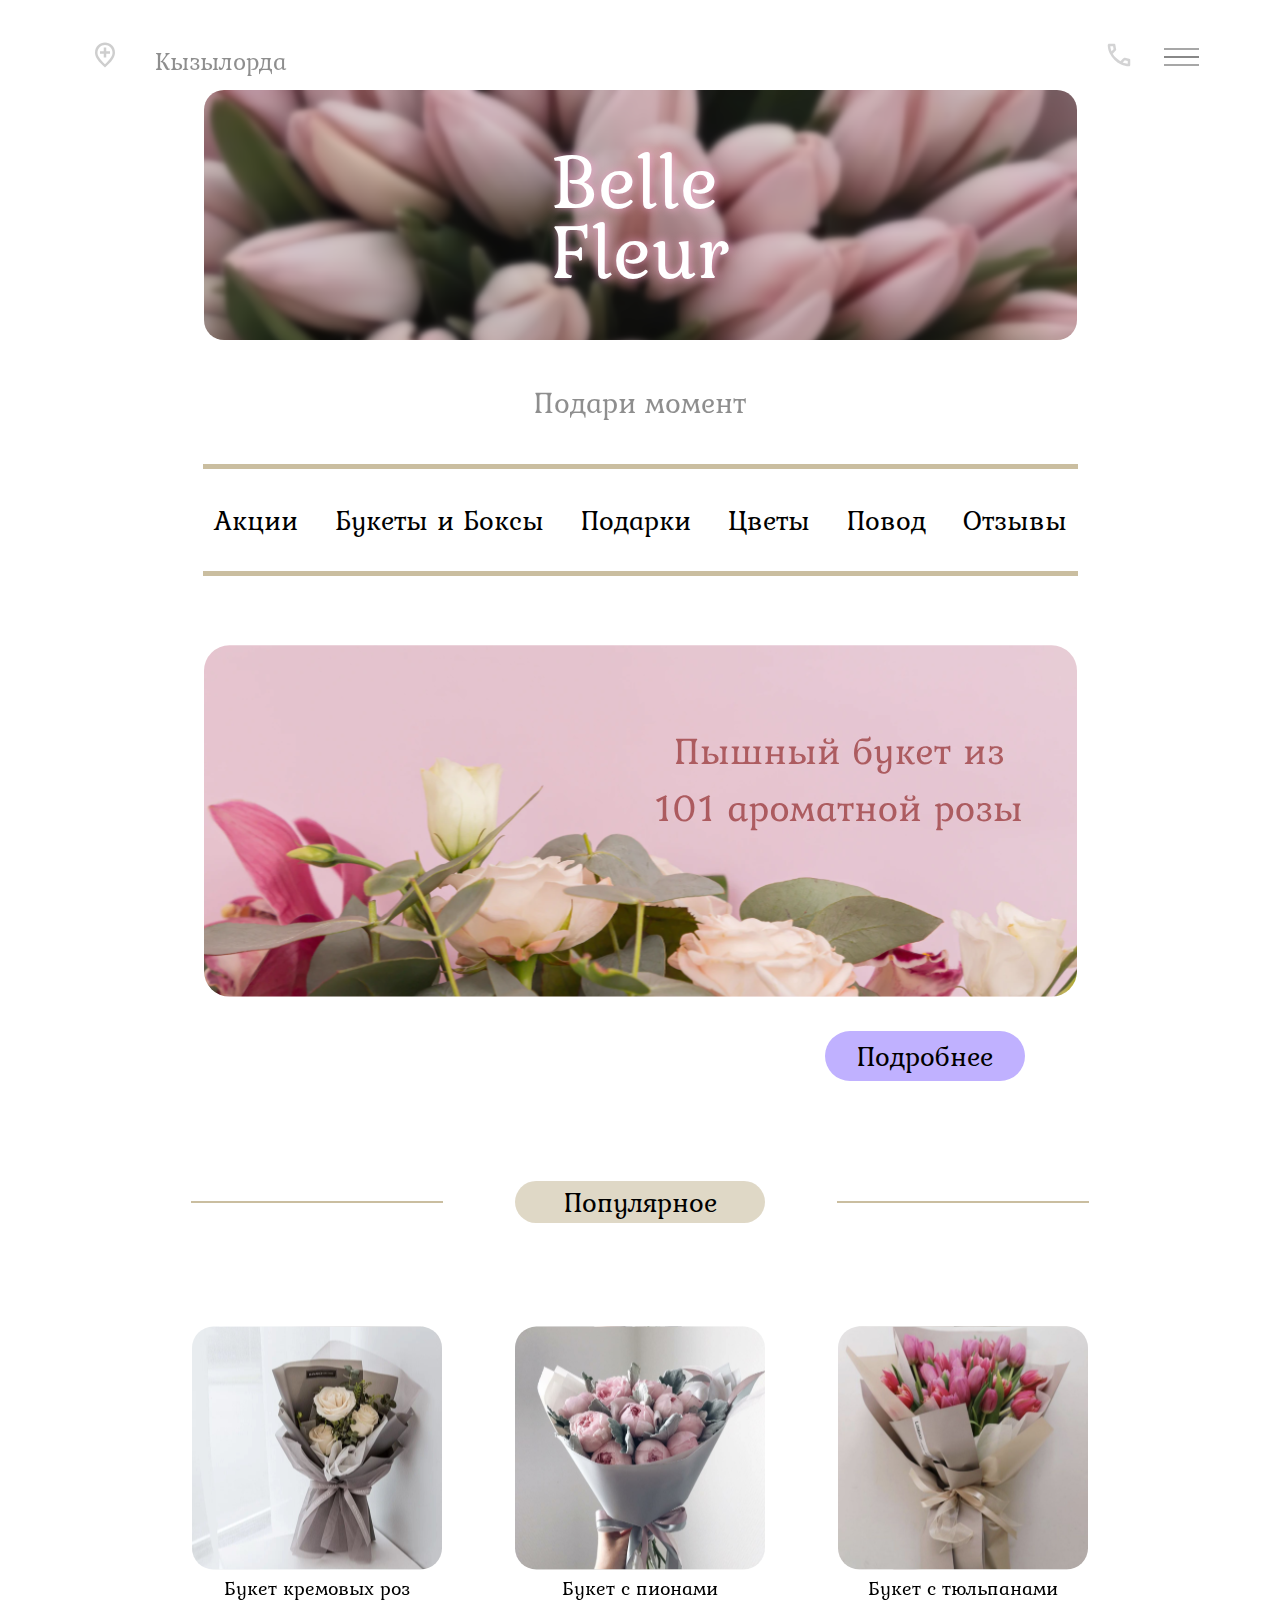
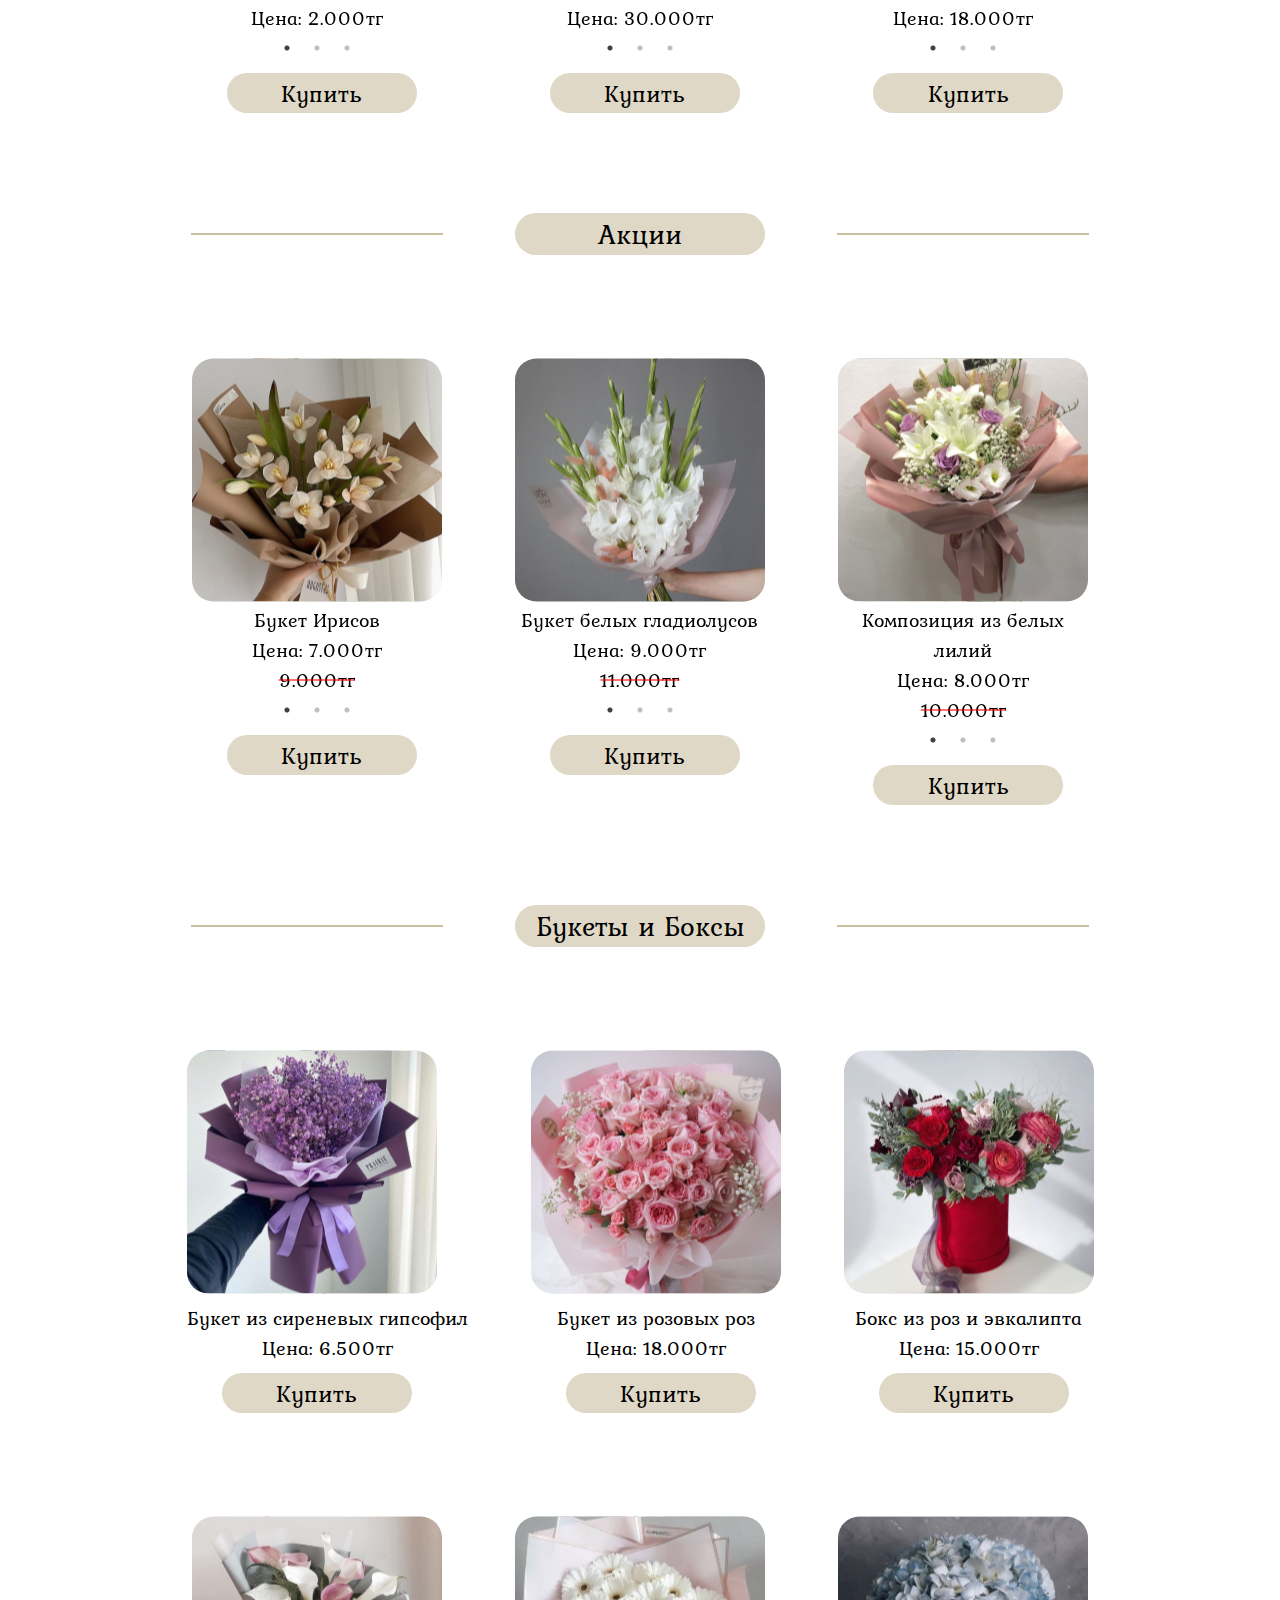
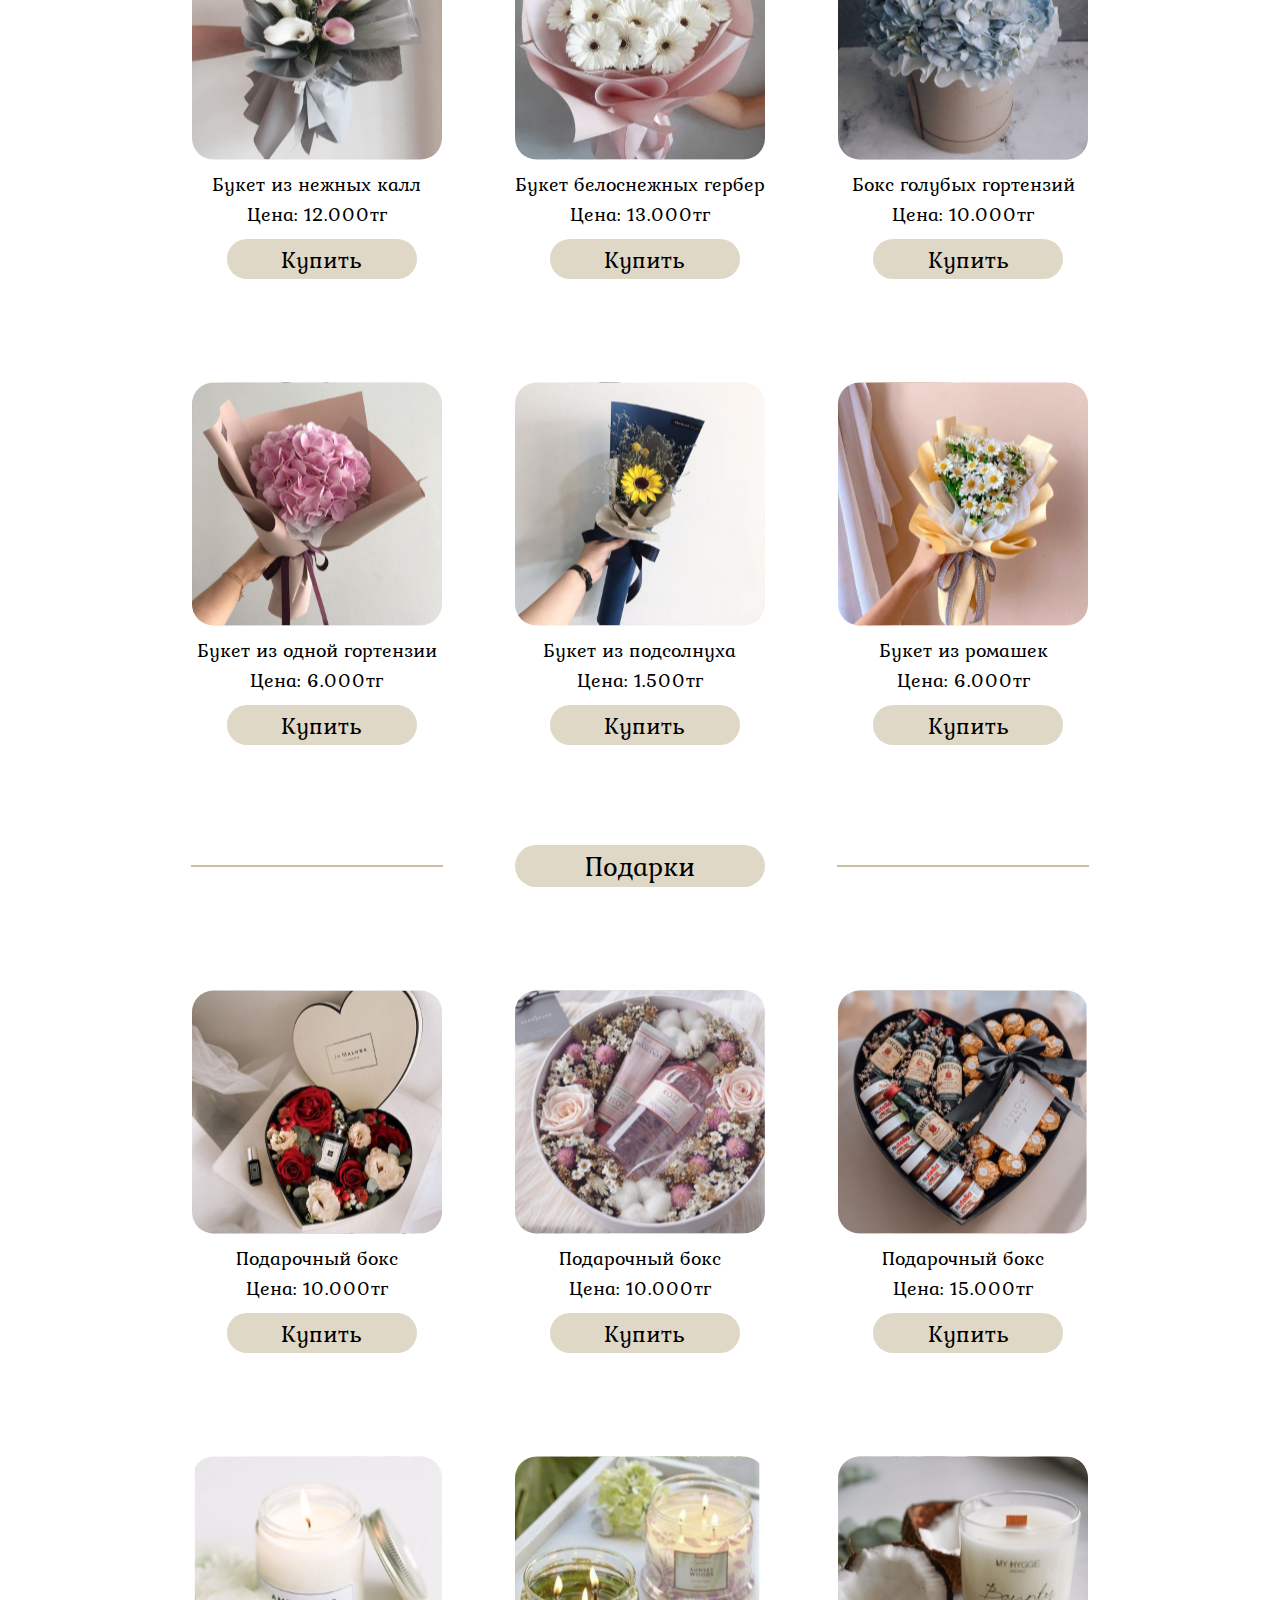
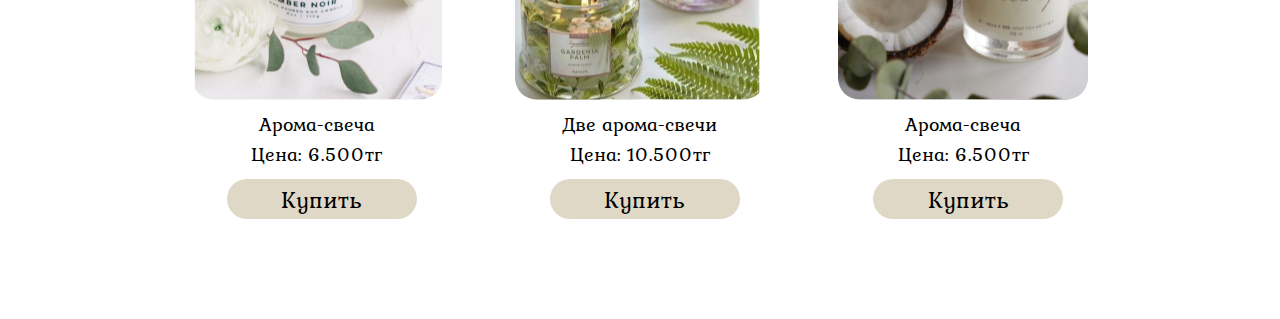
<file: basic/web/bellefluer/index.html>
<!DOCTYPE html>
<html lang="en">
<head>
    <meta charset="UTF-8">
    <meta http-equiv="X-UA-Compatible" content="IE=edge">
    <meta name="viewport" content="width=device-width, initial-scale=1.0">
    <link rel="stylesheet" href="style.css">
    <link rel="preconnect" href="https://fonts.googleapis.com">
    <link rel="preconnect" href="https://fonts.gstatic.com" crossorigin>
    <link href="https://fonts.googleapis.com/css2?family=Kurale&display=swap" rel="stylesheet">
    <link rel="stylesheet" type="text/css" href="slick/slick.css"/>
    <link rel="stylesheet" type="text/css" href="slick/slick-theme.css"/>
    <title>Belle Fleur</title>
</head>
<body>
    <header class="header">
        <div class="nav">
            <div class="nav_left">
                 <a href="#" class="nav_butt"><img src="images/add_location.svg" alt="" class="icons"></a>
                 <a href="" class="nav_butt">Кызылорда</a>
            </div>
            <div class="nav_right">  
                <a href="" class="nav_butt"><img src="images/call.svg" alt="" class="icons"></a>
                <div class="burger-menu">
                    <input id="menu-toggle" type="checkbox" />
                    <label class="menu-btn" for="menu-toggle">
                      <span></span>
                    </label>
                 
                    <ul class="menubox">
                            <li><a class="menu-item" href="#">Адреса магазинов</a></li>
                            <li><a class="menu-item" href="#">Договоры</a></li>
                            <li><a class="menu-item" href="#">Способы оплаты</a></li>
                            <li><a class="menu-item" href="#">Возврат товара</a></li>
                            <li><a class="menu-item" href="#">Контакты</a></li>
                            <li><a class="menu-item" href="#">О нас</a></li>
                    </ul>
                  </div>
            </div>
            </div>
    </header>
    <main class="main">
        <div class="content">
            <div class="logo"> 
                <p class="logo_belle">Belle<br>Fleur</p>
            </div>
            <div class="tagline">
                <p>Подари момент</p>    
            </div>
        <hr class="line" color="#CABEA0" size="5px" align="center">
        <div class="nav_links">
            <a href="#c1" class="nav_link">Акции</a>
            <a href="#c2" class="nav_link">Букеты и Боксы</a>
            <a href="#c3" class="nav_link">Подарки</a>
            <a href="" class="nav_link">Цветы</a>
            <a href="" class="nav_link">Повод</a>
            <a href="" class="nav_link">Отзывы</a>
        </div>
        <hr class="line" color="#CABEA0" size="5px">
        <div class="share">
            <div class="banner">
                <img src="images/banner.svg" alt="" class="main_banner">
            </div>
            <button class="banner_button">Подробнее</button>
        </div>
        <div class="popular">
            <div class="separator">
                <hr color="#CABEA0">
            </div>
            <p>Популярное</p>
            <div class="separator">
                <hr color="#CABEA0">
            </div>
        </div>
        <div class="product">
            <div class="view_product">
                <div class="slider">
                    <div class="slider__item">
                        <img src="images/cream_rose.svg" alt="" class="product_image">
                        <p>Букет кремовых роз <br> Цена: 2.000тг</p>
                    </div>
                    <div class="slider__item">
                        <img src="images/pinkorchid1.svg" alt="" class="product_image">
                        <p>Букет нежных орхидей <br> Цена: 12.800тг</p>
                    </div>
                    <div class="slider__item">
                        <img src="images/gipsorose.svg" alt="" class="product_image">
                        <p>Букет из роз и гипсофил <br> Цена: 14.000тг</p>
                    </div>
                </div>
                    <button class="buy_button">Купить</button>
            </div>
            <div class="view_product">
                <div class="slider">
                    <div class="slider__item">
                        <img src="images/pions.svg" alt="" class="product_image">
                        <p>Букет с пионами<br> Цена: 30.000тг</p>
                    </div>
                    <div class="slider__item">
                        <img src="images/pinkkrose.svg" alt="" class="product_image">
                        <p>Букет из роз "Special Sister"<br> Цена: 15.000тг</p>
                    </div>
                    <div class="slider__item">
                        <img src="images/tulippink.svg" alt="" class="product_image">
                        <p>Букет тюльпанов<br> Цена: 20.000тг</p>
                    </div>
                </div>
                <button class="buy_button">Купить</button>
            </div>
            <div class="view_product">
                <div class="slider">
                    <div class="slider__item">
                        <img src="images/tulp.svg" alt="" class="product_image">
                        <p>Букет с тюльпанами <br> Цена: 18.000тг</p>
                    </div>
                    <div class="slider__item">
                        <img src="images/greengerberus.svg" alt="" class="product_image">
                        <p>Букет из герберов и розы <br> Цена: 8.980тг</p>
                    </div>
                    <div class="slider__item">
                        <img src="images/wwhitegipso.svg" alt="" class="product_image">
                        <p>Букет из белых гипсофил <br> Цена: 14.500тг</p>
                    </div>
                </div>
                <button class="buy_button">Купить</button>
            </div>
        </div>
        <div class="popular">
            <div class="separator">
                <hr color="#CABEA0">
            </div>
            <p id="c1">Акции</p>
            <div class="separator">
                <hr color="#CABEA0">
            </div>
        </div>
        <div class="product">
            <div class="view_product">
                <div class="slider">
                    <div class="slider__item">
                        <img src="images/iris.svg" alt="" class="product_image">
                        <p>Букет Ирисов<br> Цена: 7.000тг <p class="obsolete_price">9.000тг</p></p>
                    </div>
                    <div class="slider__item">
                        <img src="images/softtulip.svg" alt="" class="product_image">
                        <p>Букет нежных тюльпанов<br> Цена: 11.200тг <p class="obsolete_price">13.800тг</p></p>
                    </div>
                    <div class="slider__item">
                        <img src="images/softorangepinkgips.svg" alt="" class="product_image">
                        <p>Букет из оранжевых и розовых гипсофил<br> Цена: 8.500тг <p class="obsolete_price">10.600тг</p></p>
                    </div>
                </div>
                <button class="buy_button">Купить</button>
            </div>
            <div class="view_product">
                <div class="slider">
                    <div class="slider__item">
                        <img src="images/glad.svg" alt="" class="product_image">
                        <p>Букет белых гладиолусов<br> Цена: 9.000тг <p class="obsolete_price">11.000тг</p></p>
                    </div>
                    <div class="slider__item">
                        <img src="images/gortenbouqet1.svg" alt="" class="product_image">
                        <p>Букет голубых гортензий<br> Цена: 46.000тг <p class="obsolete_price">51.000тг</p></p>
                    </div>
                    <div class="slider__item">
                        <img src="images/cymbidium.svg" alt="" class="product_image">
                        <p>Букет орхидей цимбидиум<br> Цена: 15.600тг <p class="obsolete_price">17.200тг</p></p>
                    </div>
                </div>
                <button class="buy_button">Купить</button>
            </div>
            <div class="view_product">
                <div class="slider">
                    <div class="slider__item">
                        <img src="images/white_lili.svg" alt="" class="product_image">
                        <p>Композиция из белых лилий<br> Цена: 8.000тг <p class="obsolete_price">10.000тг</p></p>
                    </div>
                    <div class="slider__item">
                        <img src="images/hrizantema.svg" alt="" class="product_image">
                        <p>Композиция из нежных хризантем<br> Цена: 8.000тг <p class="obsolete_price">10.000тг</p></p>
                    </div>
                    <div class="slider__item">
                        <img src="images/orchidrose.svg" alt="" class="product_image">
                        <p>Бокс из роз и орхидей<br> Цена: 17.000тг <p class="obsolete_price">20.000тг</p></p>
                    </div>
                </div>
                <button class="buy_button">Купить</button>
            </div>
        </div>
        <div class="popular">
            <div class="separator">
                <hr color="#CABEA0">
            </div>
            <p id="c2">Букеты и Боксы</p>
            <div class="separator">
                <hr color="#CABEA0">
            </div>
        </div>
        <div class="product">
            <div class="view_product">
                        <img src="images/gipsofil.svg" alt="" class="product_image">
                        <p>Букет из сиреневых гипсофил<br> Цена: 6.500тг</p>
                <button class="buy_button">Купить</button>
                </div>
            <div class="view_product">
                        <img src="images/pink_rose.svg" alt="" class="product_image">
                        <p>Букет из розовых роз<br> Цена: 18.000тг</p>
                <button class="buy_button">Купить</button>
            </div>
            <div class="view_product">
                        <img src="images/boxrose.svg" alt="" class="product_image">
                        <p>Бокс из роз и эвкалипта<br> Цена: 15.000тг</p>
                <button class="buy_button">Купить</button>
            </div>
        </div>
        <div class="product">
            <div class="view_product">
                        <img src="images/kall.svg" alt="" class="product_image">
                        <p>Букет из нежных калл<br> Цена: 12.000тг</p>        
                <button class="buy_button">Купить</button>
            </div>
            <div class="view_product">
                        <img src="images/gerberus.svg" alt="" class="product_image">
                        <p>Букет белоснежных гербер<br> Цена: 13.000тг</p>
                <button class="buy_button">Купить</button>
            </div>
            <div class="view_product">               
                        <img src="images/gortenziya.svg" alt="" class="product_image">
                        <p>Бокс голубых гортензий<br> Цена: 10.000тг</p>                    
                <button class="buy_button">Купить</button>
            </div>
        </div>
        <div class="product">
            <div class="view_product">
                        <img src="images/pink_gort.svg" alt="" class="product_image">
                        <p>Букет из одной гортензии<br> Цена: 6.000тг</p>                   
                <button class="buy_button">Купить</button>
            </div>
            <div class="view_product">
                        <img src="images/sunflower.svg" alt="" class="product_image">
                        <p>Букет из подсолнуха<br> Цена: 1.500тг</p>
                <button class="buy_button">Купить</button>
            </div>
            <div class="view_product">
                        <img src="images/romash.svg" alt="" class="product_image">
                        <p>Букет из ромашек<br> Цена: 6.000тг</p>
                <button class="buy_button">Купить</button>
            </div>
        </div>
        <div class="popular">
            <div class="separator">
                <hr color="#CABEA0">
            </div>
            <p id="c3">Подарки</p>
            <div class="separator">
                <hr color="#CABEA0">
            </div>
        </div>
        <div class="product">
            <div class="view_product">
                        <img src="images/giftboxheart.svg" alt="" class="product_image">
                        <p>Подарочный бокс<br> Цена: 10.000тг</p>
                <button class="buy_button">Купить</button>
            </div>
            <div class="view_product">
                        <img src="images/giftbox2.svg" alt="" class="product_image">
                        <p>Подарочный бокс<br> Цена: 10.000тг</p>
                <button class="buy_button">Купить</button>
            </div>
            <div class="view_product">
                        <img src="images/giftbox3.svg" alt="" class="product_image">
                        <p>Подарочный бокс<br> Цена: 15.000тг</p>
                <button class="buy_button">Купить</button>
            </div>
        </div>
        <div class="product">
            <div class="view_product">
                        <img src="images/candle1.svg" alt="" class="product_image">
                        <p>Арома-свеча<br> Цена: 6.500тг</p>
                <button class="buy_button">Купить</button>
            </div>
            <div class="view_product">
                        <img src="images/candle2.svg" alt="" class="product_image">
                        <p>Две арома-свечи<br> Цена: 10.500тг</p>
                <button class="buy_button">Купить</button>
            </div>
            <div class="view_product">
                        <img src="images/candle3.svg" alt="" class="product_image">
                        <p>Арома-свеча<br> Цена: 6.500тг</p>
                <button class="buy_button">Купить</button>
            </div>
        </div>
    </div>
    </main>
    <footer class="footer">
        
    </footer>
    <script src="https://code.jquery.com/jquery-3.6.1.min.js"></script>
    <script src="js/script.js"></script>
    <script src="js/slick.min.js"></script>
</body>
</html>
</file>
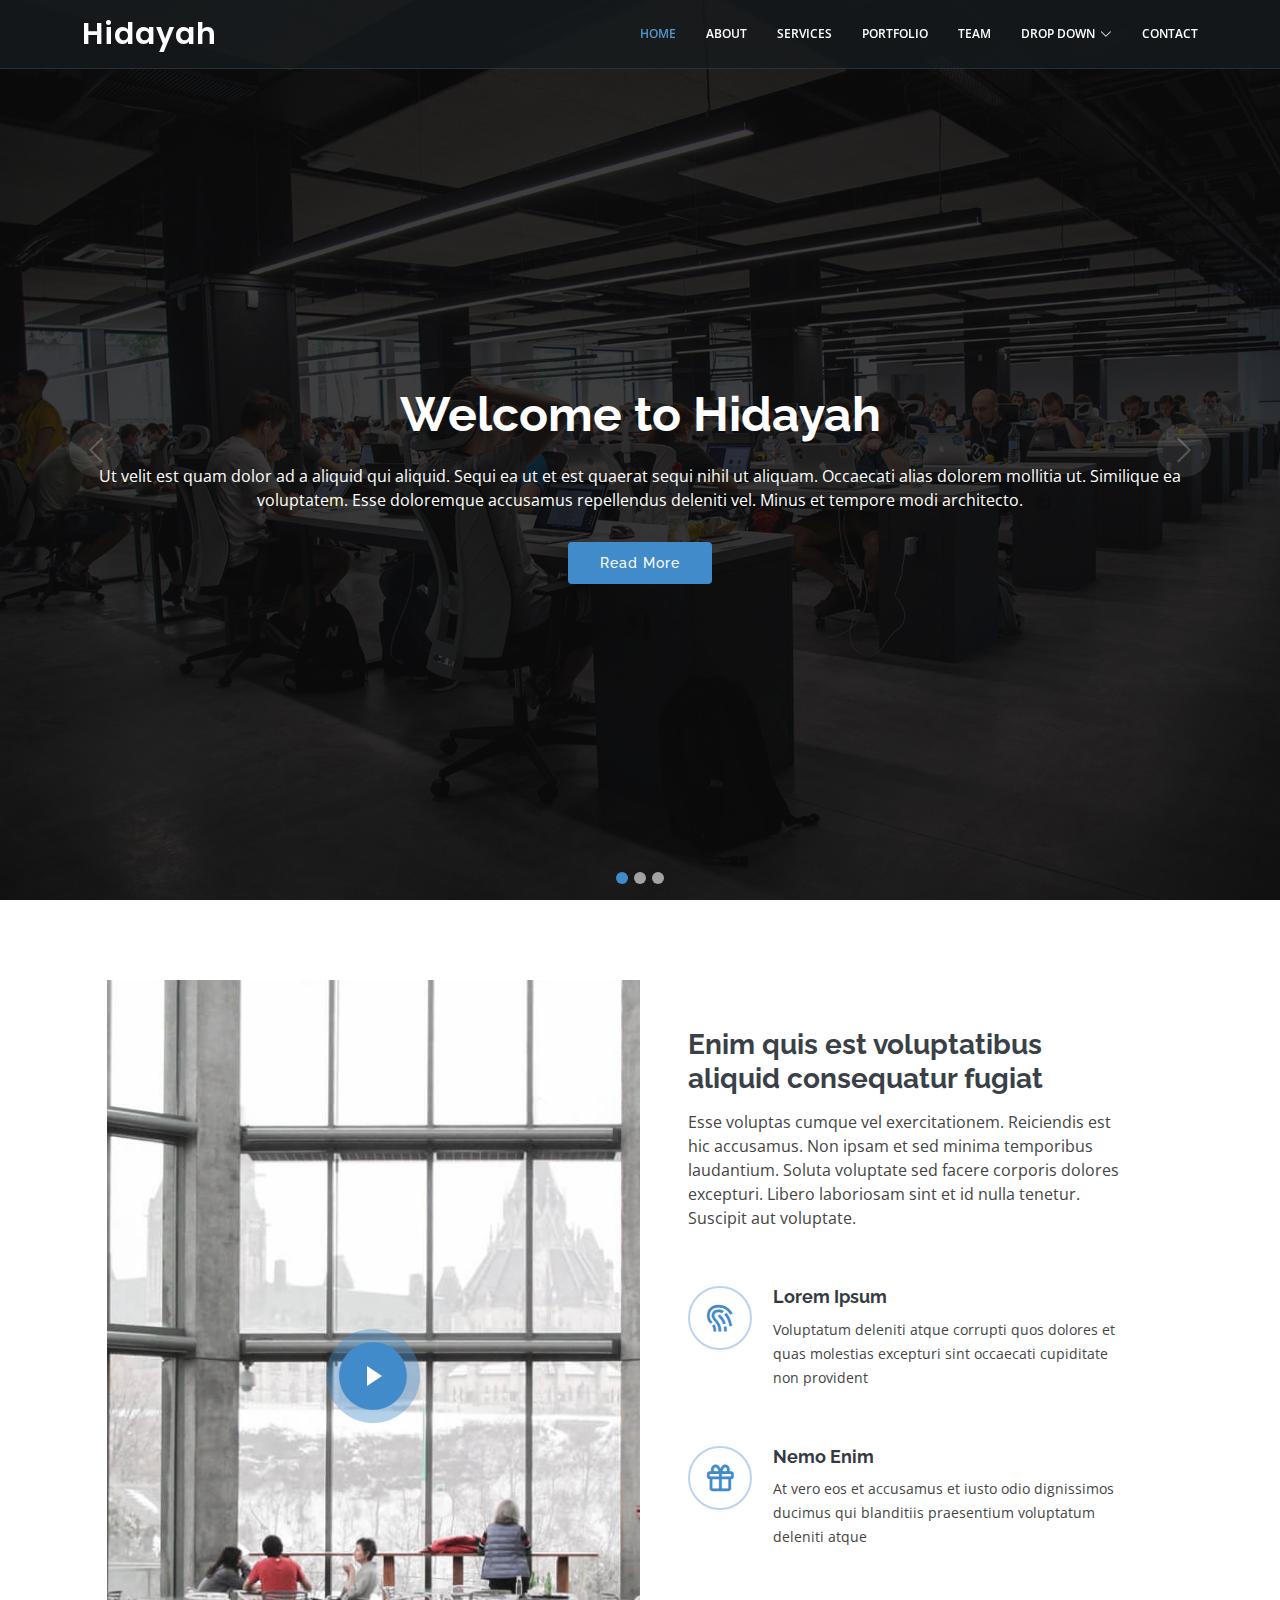
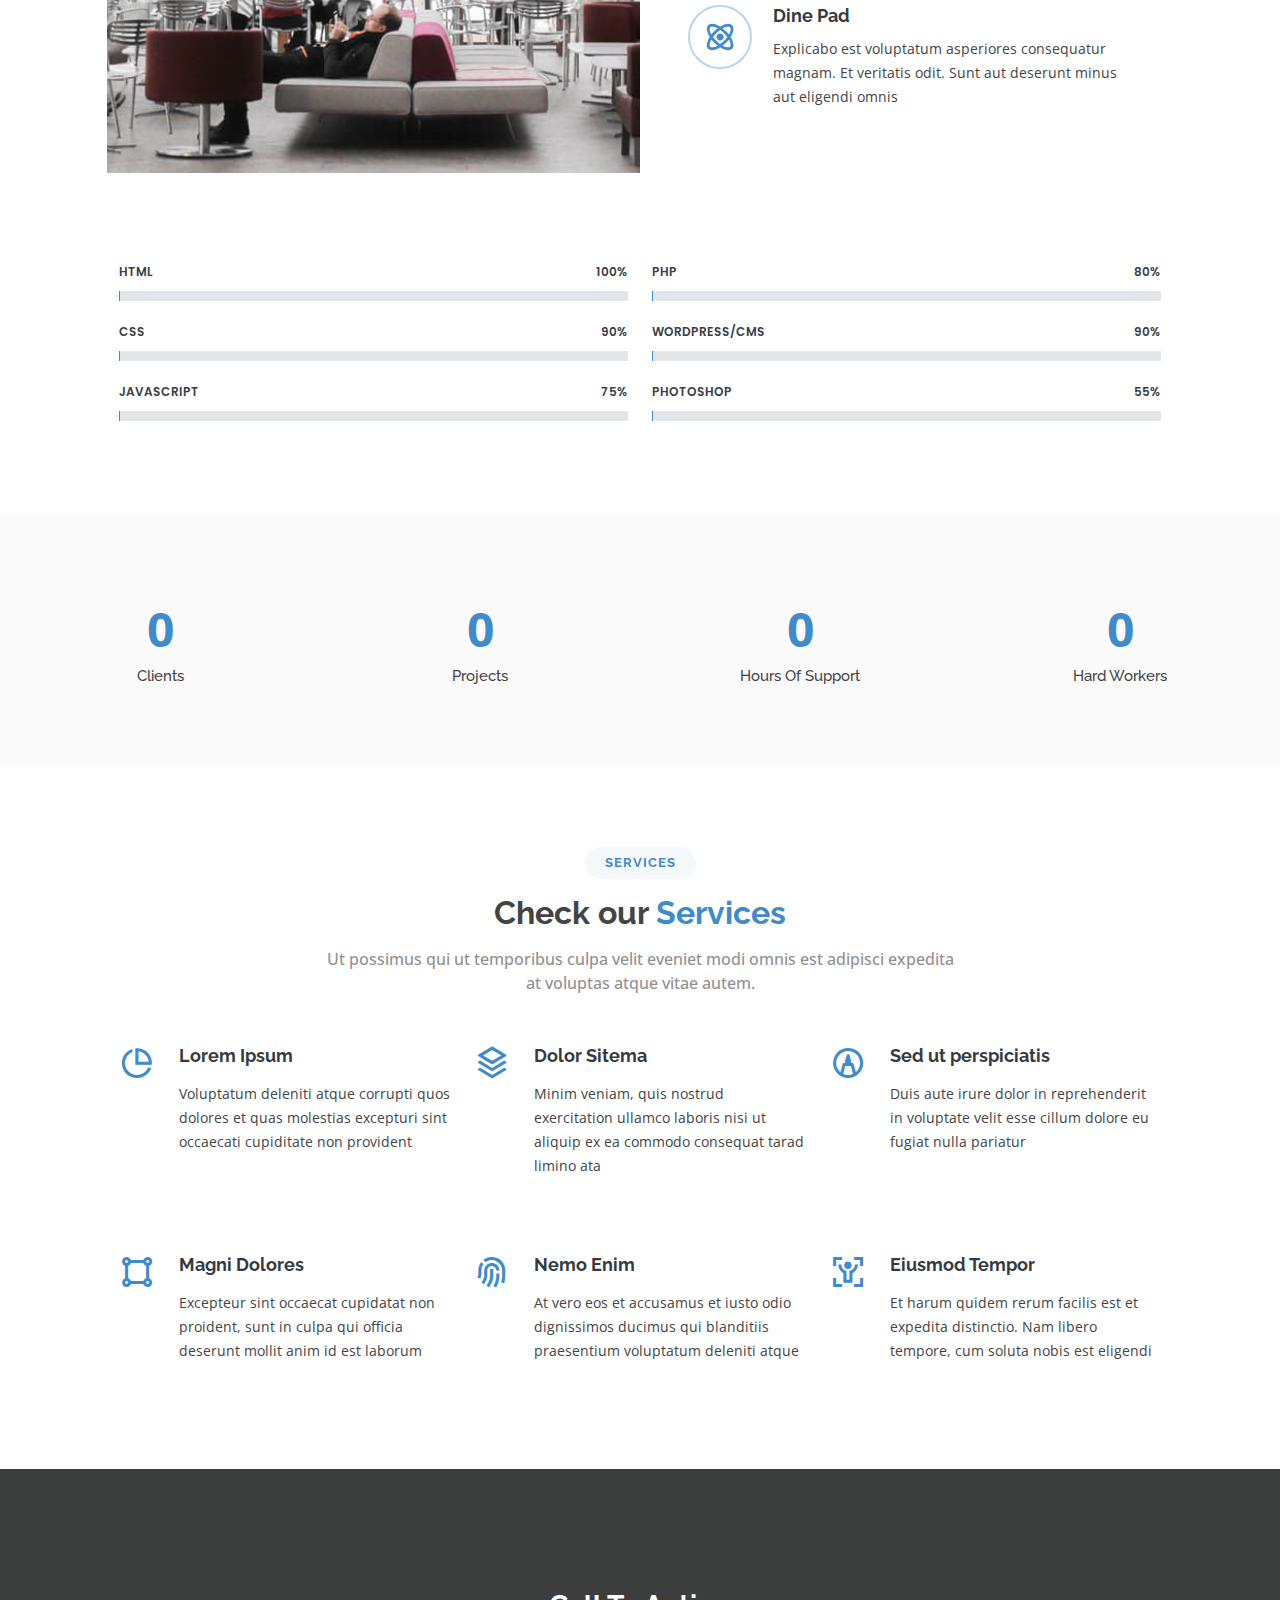
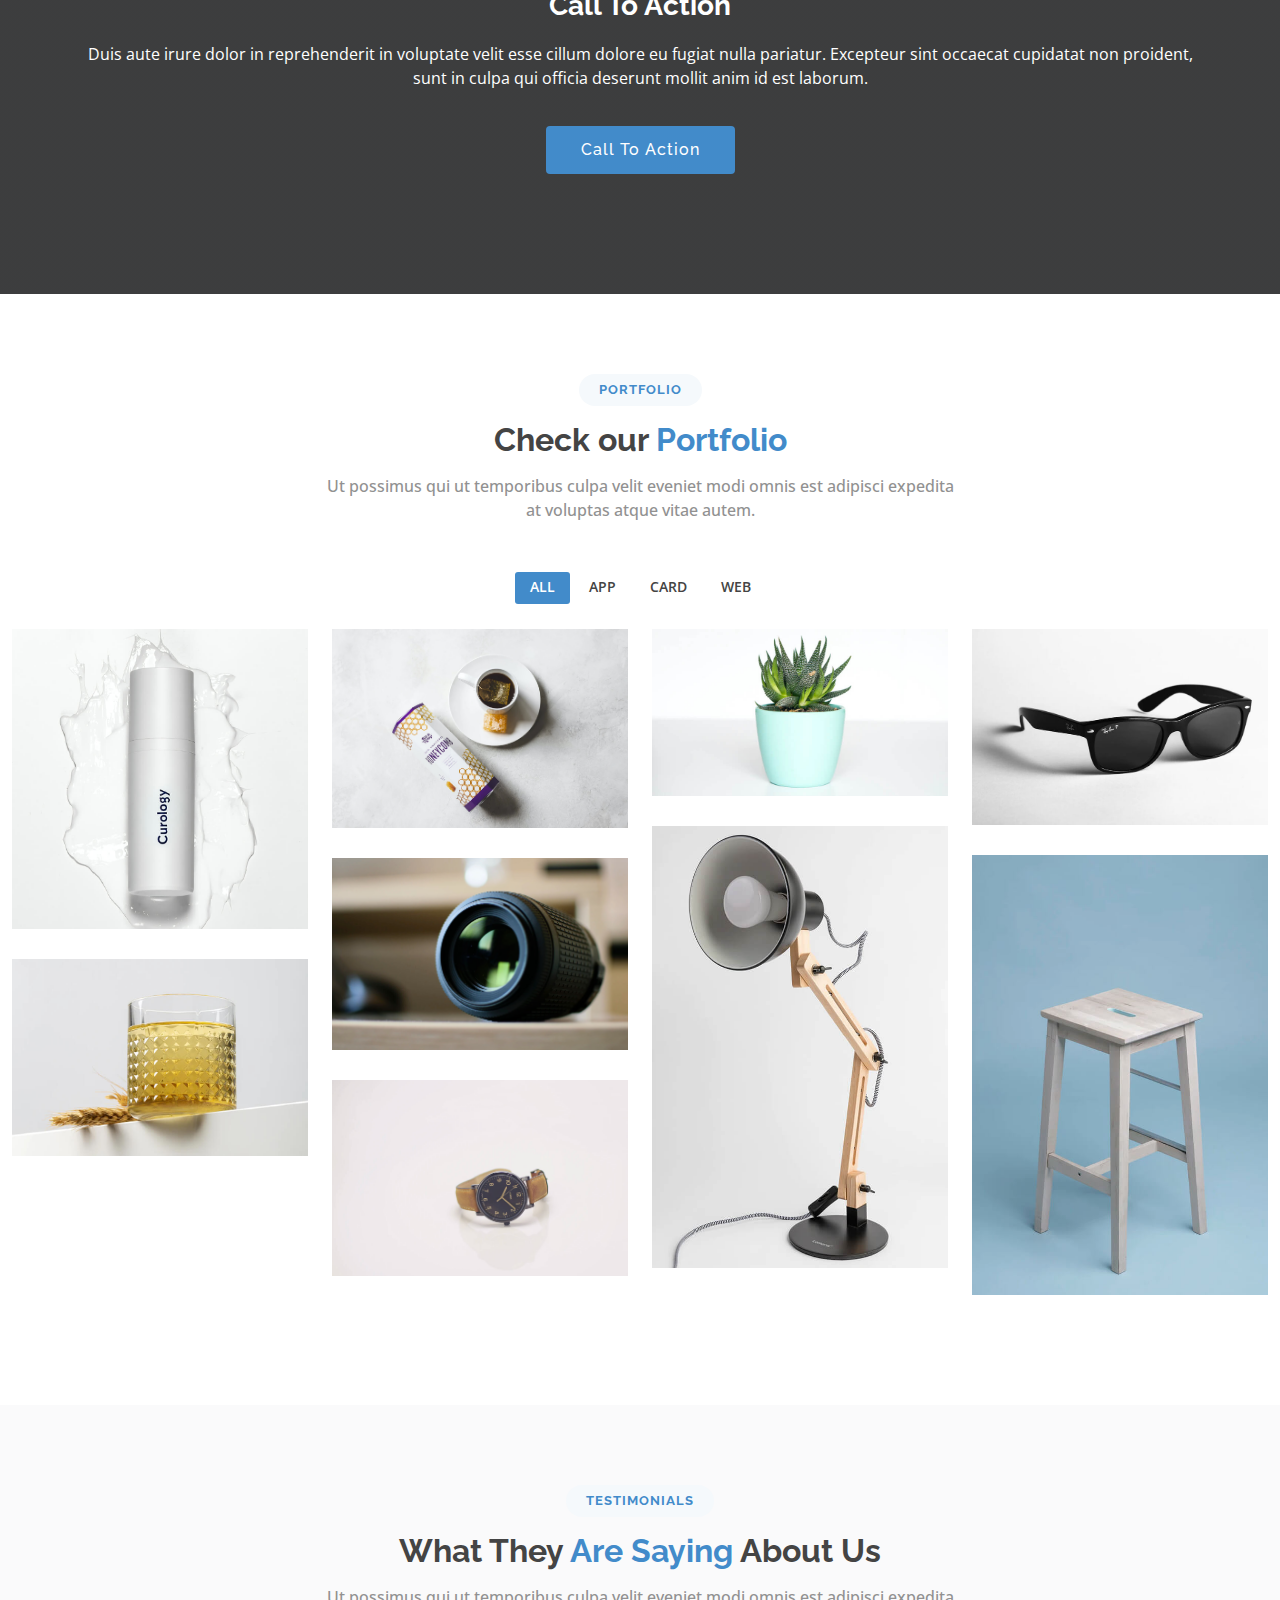
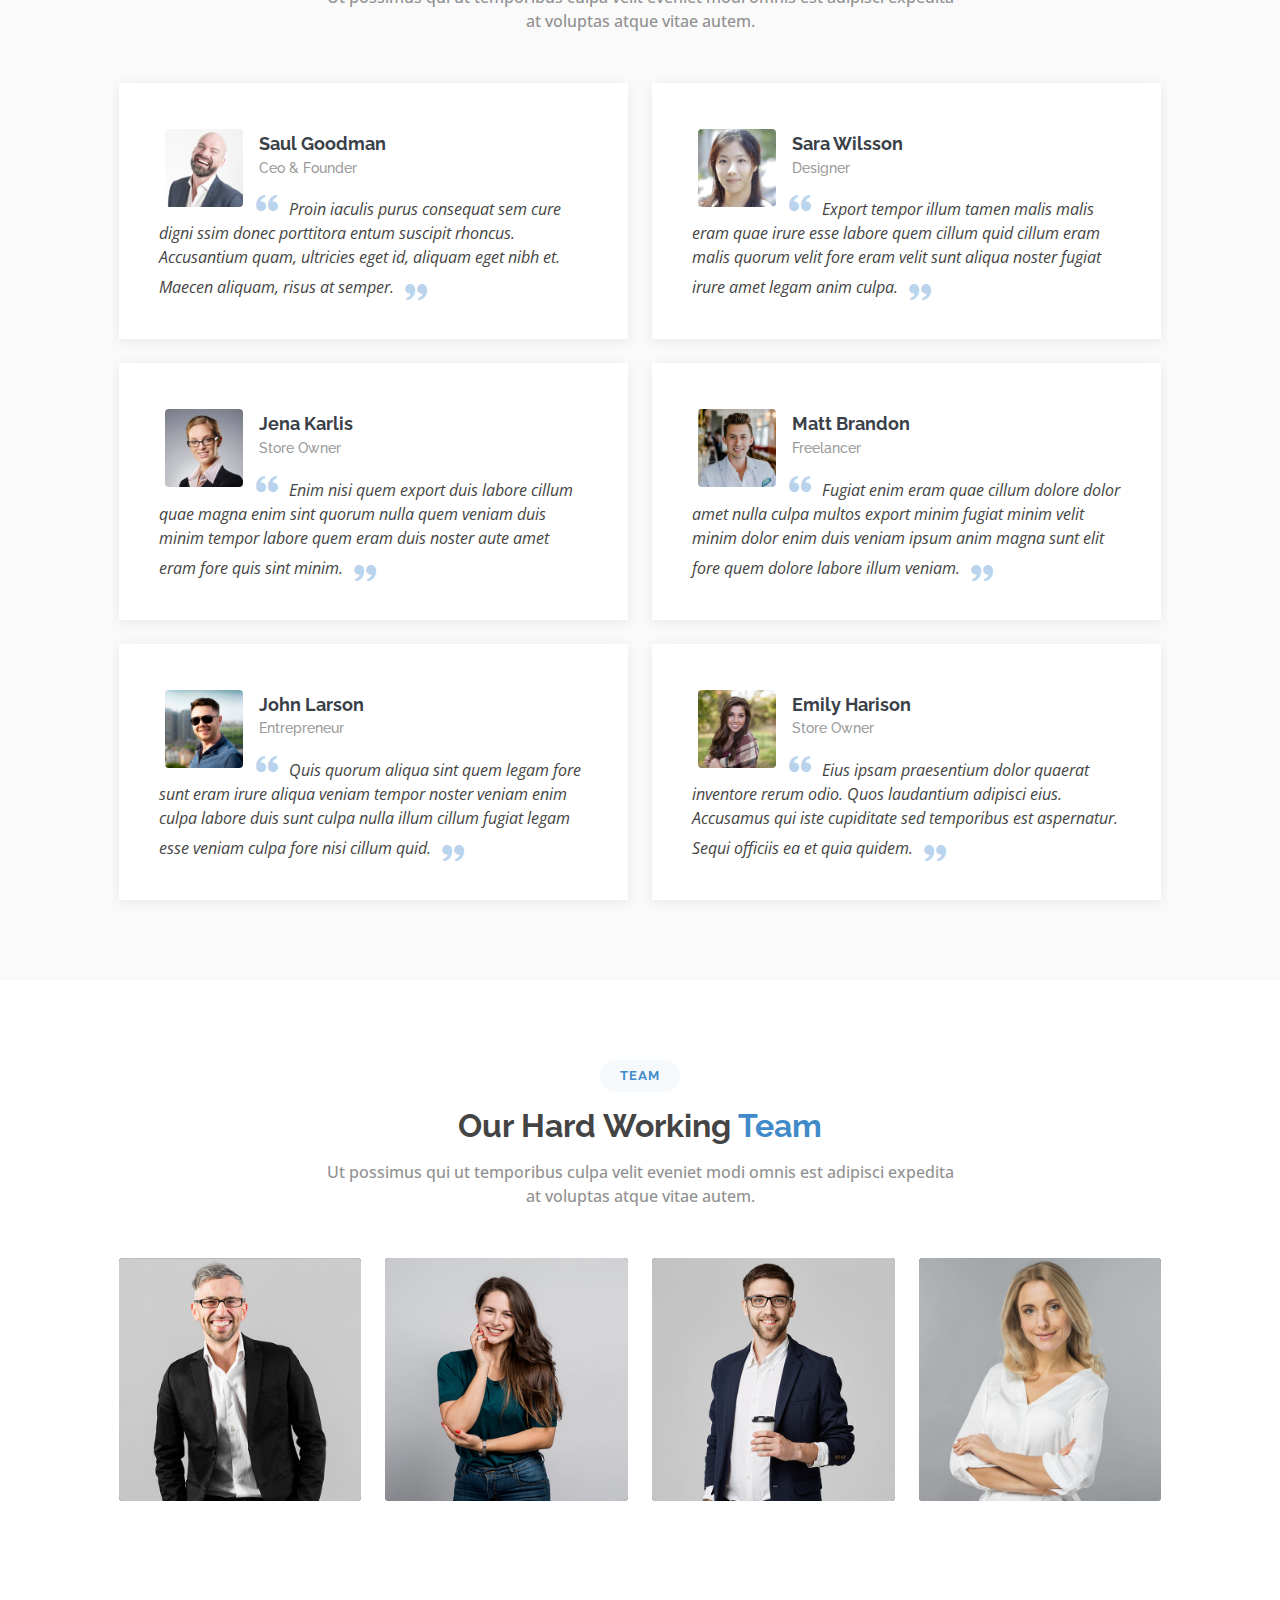
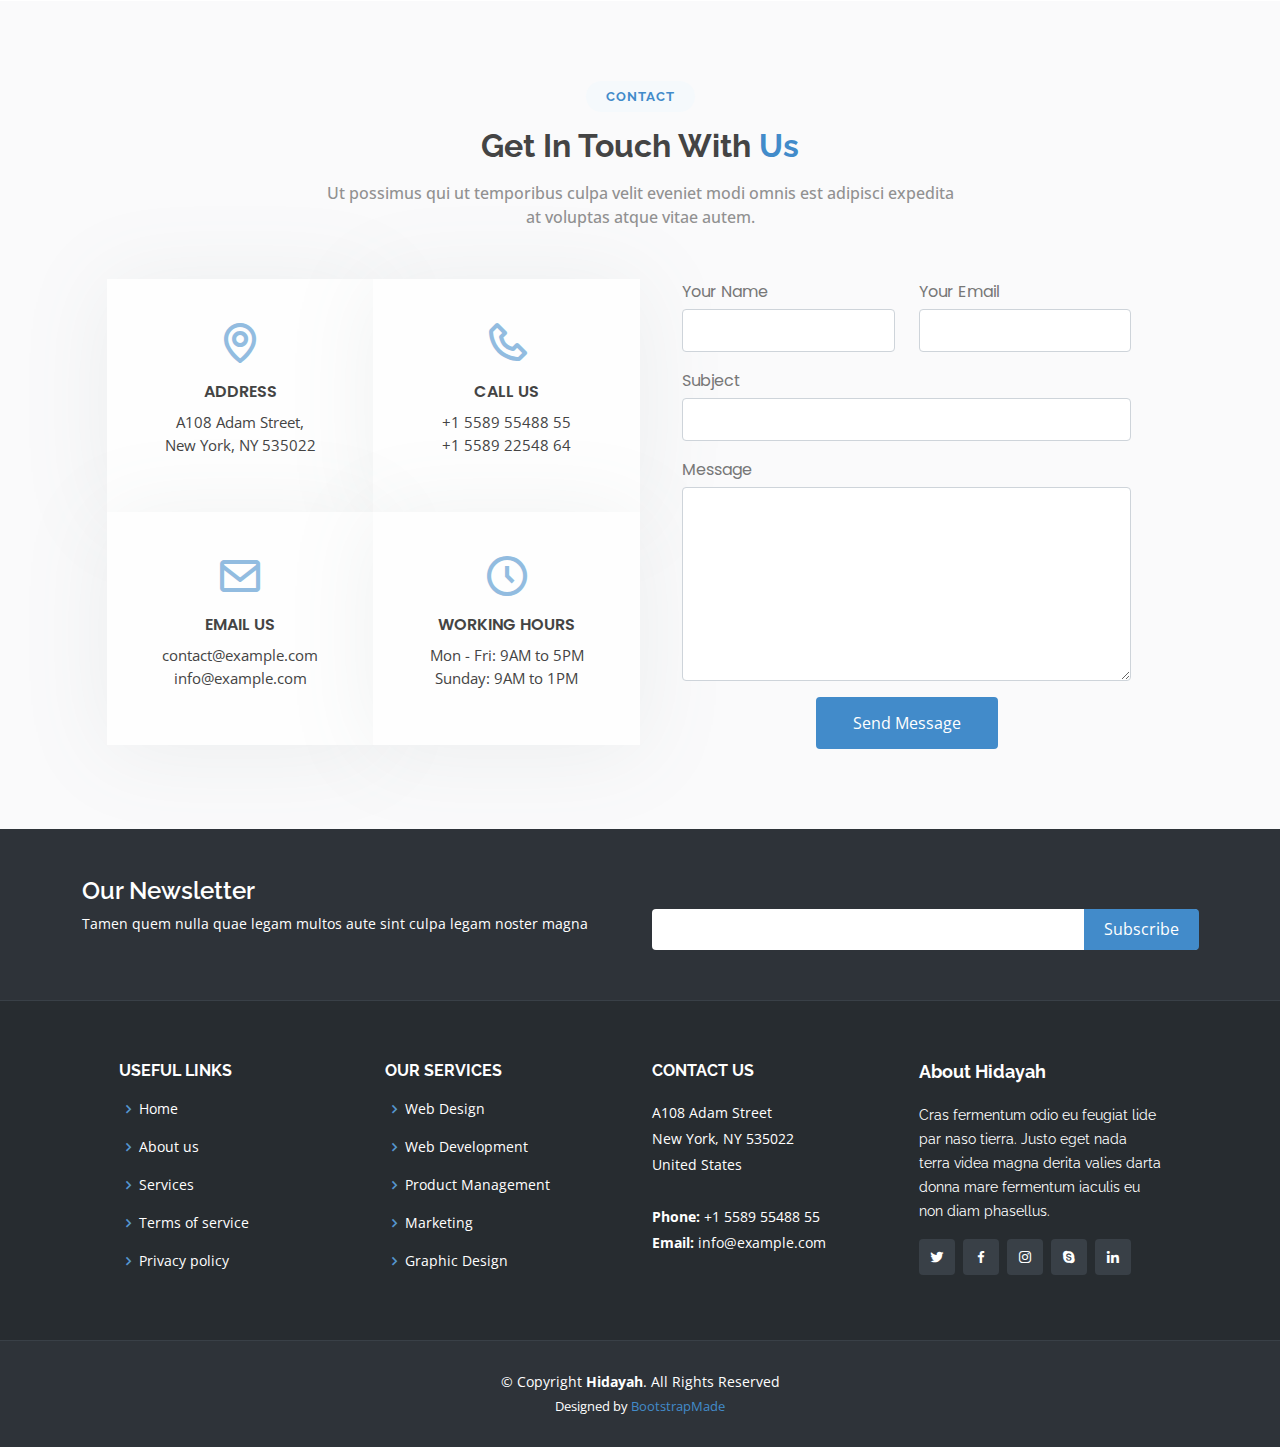
<file: basic/web/Hidayah/index.html>
<!DOCTYPE html>
<html lang="ru">

<head>
  <meta charset="utf-8">
  <meta content="width=device-width, initial-scale=1.0" name="viewport">

  <title>Hidayah Bootstrap Template - Index</title>
  <meta content="" name="description">
  <meta content="" name="keywords">

  <!-- Favicons -->
  <link href="assets/img/favicon.png" rel="icon">
  <link href="assets/img/apple-touch-icon.png" rel="apple-touch-icon">

  <!-- Google Fonts -->
  <link href="https://fonts.googleapis.com/css?family=Open+Sans:300,300i,400,400i,600,600i,700,700i|Raleway:300,300i,400,400i,500,500i,600,600i,700,700i|Poppins:300,300i,400,400i,500,500i,600,600i,700,700i" rel="stylesheet">

  <!-- Vendor CSS Files -->
  <link href="assets/vendor/animate.css/animate.min.css" rel="stylesheet">
  <link href="assets/vendor/bootstrap/css/bootstrap.min.css" rel="stylesheet">
  <link href="assets/vendor/bootstrap-icons/bootstrap-icons.css" rel="stylesheet">
  <link href="assets/vendor/boxicons/css/boxicons.min.css" rel="stylesheet">
  <link href="assets/vendor/glightbox/css/glightbox.min.css" rel="stylesheet">
  <link href="assets/vendor/remixicon/remixicon.css" rel="stylesheet">
  <link href="assets/vendor/swiper/swiper-bundle.min.css" rel="stylesheet">

  <!-- Template Main CSS File -->
  <link href="assets/css/style.css" rel="stylesheet">

  <!-- =======================================================
  * Template Name: Hidayah
  * Updated: Mar 10 2023 with Bootstrap v5.2.3
  * Template URL: https://bootstrapmade.com/hidayah-free-simple-html-template-for-corporate/
  * Author: BootstrapMade.com
  * License: https://bootstrapmade.com/license/
  ======================================================== -->
</head>

<body>

  <!-- ======= Header ======= -->
  <header id="header" class="fixed-top header-inner-pages">
    <div class="container d-flex align-items-center justify-content-between">

      <h1 class="logo"><a href="index.html">Hidayah</a></h1>
      <!-- Uncomment below if you prefer to use an image logo -->
      <!-- <a href="index.html" class="logo"><img src="assets/img/logo.png" alt="" class="img-fluid"></a>-->

      <nav id="navbar" class="navbar">
        <ul>
          <li><a class="nav-link scrollto active" href="#hero">Home</a></li>
          <li><a class="nav-link scrollto" href="#about">About</a></li>
          <li><a class="nav-link scrollto" href="#services">Services</a></li>
          <li><a class="nav-link  scrollto" href="#portfolio">Portfolio</a></li>
          <li><a class="nav-link scrollto" href="#team">Team</a></li>
          <li class="dropdown"><a href="#"><span>Drop Down</span> <i class="bi bi-chevron-down"></i></a>
            <ul>
              <li><a href="#">Drop Down 1</a></li>
              <li class="dropdown"><a href="#"><span>Deep Drop Down</span> <i class="bi bi-chevron-right"></i></a>
                <ul>
                  <li><a href="#">Deep Drop Down 1</a></li>
                  <li><a href="#">Deep Drop Down 2</a></li>
                  <li><a href="#">Deep Drop Down 3</a></li>
                  <li><a href="#">Deep Drop Down 4</a></li>
                  <li><a href="#">Deep Drop Down 5</a></li>
                </ul>
              </li>
              <li><a href="#">Drop Down 2</a></li>
              <li><a href="#">Drop Down 3</a></li>
              <li><a href="#">Drop Down 4</a></li>
            </ul>
          </li>
          <li><a class="nav-link scrollto" href="#contact">Contact</a></li>
        </ul>
        <i class="bi bi-list mobile-nav-toggle"></i>
      </nav><!-- .navbar -->

    </div>
  </header><!-- End Header -->

  <!-- ======= Hero Section ======= -->
  <section id="hero">
    <div id="heroCarousel" data-bs-interval="5000" class="carousel slide carousel-fade" data-bs-ride="carousel">

      <ol class="carousel-indicators" id="hero-carousel-indicators"></ol>

      <div class="carousel-inner" role="listbox">

        <!-- Slide 1 -->
        <div class="carousel-item active" style="background-image: url(assets/img/slide/slide-1.jpg)">
          <div class="carousel-container">
            <div class="container">
              <h2 class="animated fadeInDown">Welcome to <span>Hidayah</span></h2>
              <p class="animated fadeInUp">Ut velit est quam dolor ad a aliquid qui aliquid. Sequi ea ut et est quaerat sequi nihil ut aliquam. Occaecati alias dolorem mollitia ut. Similique ea voluptatem. Esse doloremque accusamus repellendus deleniti vel. Minus et tempore modi architecto.</p>
              <a href="#about" class="btn-get-started animated fadeInUp scrollto">Read More</a>
            </div>
          </div>
        </div>

        <!-- Slide 2 -->
        <div class="carousel-item" style="background-image: url(assets/img/slide/slide-2.jpg)">
          <div class="carousel-container">
            <div class="container">
              <h2 class="animated fadeInDown">Lorem Ipsum Dolor</h2>
              <p class="animated fadeInUp">Ut velit est quam dolor ad a aliquid qui aliquid. Sequi ea ut et est quaerat sequi nihil ut aliquam. Occaecati alias dolorem mollitia ut. Similique ea voluptatem. Esse doloremque accusamus repellendus deleniti vel. Minus et tempore modi architecto.</p>
              <a href="#about" class="btn-get-started animated fadeInUp scrollto">Read More</a>
            </div>
          </div>
        </div>

        <!-- Slide 3 -->
        <div class="carousel-item" style="background-image: url(assets/img/slide/slide-3.jpg)">
          <div class="carousel-container">
            <div class="container">
              <h2 class="animated fadeInDown">Sequi ea ut et est quaerat</h2>
              <p class="animated fadeInUp">Ut velit est quam dolor ad a aliquid qui aliquid. Sequi ea ut et est quaerat sequi nihil ut aliquam. Occaecati alias dolorem mollitia ut. Similique ea voluptatem. Esse doloremque accusamus repellendus deleniti vel. Minus et tempore modi architecto.</p>
              <a href="#about" class="btn-get-started animated fadeInUp scrollto">Read More</a>
            </div>
          </div>
        </div>

      </div>

      <a class="carousel-control-prev" href="#heroCarousel" role="button" data-bs-slide="prev">
        <span class="carousel-control-prev-icon bi bi-chevron-left" aria-hidden="true"></span>
      </a>
      <a class="carousel-control-next" href="#heroCarousel" role="button" data-bs-slide="next">
        <span class="carousel-control-next-icon bi bi-chevron-right" aria-hidden="true"></span>
      </a>

    </div>
  </section><!-- End Hero -->

  <main id="main">

    <!-- ======= About Section ======= -->
    <section id="about" class="about">
      <div class="container-fluid">

        <div class="row justify-content-center">
          <div class="col-xl-5 col-lg-6 video-box d-flex justify-content-center align-items-stretch position-relative">
            <a href="https://www.youtube.com/watch?v=jDDaplaOz7Q" class="glightbox play-btn mb-4"></a>
          </div>

          <div class="col-xl-5 col-lg-6 icon-boxes d-flex flex-column align-items-stretch justify-content-center py-5 px-lg-5">
            <h3>Enim quis est voluptatibus aliquid consequatur fugiat</h3>
            <p>Esse voluptas cumque vel exercitationem. Reiciendis est hic accusamus. Non ipsam et sed minima temporibus laudantium. Soluta voluptate sed facere corporis dolores excepturi. Libero laboriosam sint et id nulla tenetur. Suscipit aut voluptate.</p>

            <div class="icon-box">
              <div class="icon"><i class="bx bx-fingerprint"></i></div>
              <h4 class="title"><a href="">Lorem Ipsum</a></h4>
              <p class="description">Voluptatum deleniti atque corrupti quos dolores et quas molestias excepturi sint occaecati cupiditate non provident</p>
            </div>

            <div class="icon-box">
              <div class="icon"><i class="bx bx-gift"></i></div>
              <h4 class="title"><a href="">Nemo Enim</a></h4>
              <p class="description">At vero eos et accusamus et iusto odio dignissimos ducimus qui blanditiis praesentium voluptatum deleniti atque</p>
            </div>

            <div class="icon-box">
              <div class="icon"><i class="bx bx-atom"></i></div>
              <h4 class="title"><a href="">Dine Pad</a></h4>
              <p class="description">Explicabo est voluptatum asperiores consequatur magnam. Et veritatis odit. Sunt aut deserunt minus aut eligendi omnis</p>
            </div>

          </div>
        </div>

      </div>
    </section><!-- End About Section -->

    <!-- ======= Skills Section ======= -->
    <section id="skills" class="skills">
      <div class="container-fluid">

        <div class="row justify-content-center skills-content">

          <div class="col-xl-5 col-lg-6">

            <div class="progress">
              <span class="skill">HTML <i class="val">100%</i></span>
              <div class="progress-bar-wrap">
                <div class="progress-bar" role="progressbar" aria-valuenow="100" aria-valuemin="0" aria-valuemax="100"></div>
              </div>
            </div>

            <div class="progress">
              <span class="skill">CSS <i class="val">90%</i></span>
              <div class="progress-bar-wrap">
                <div class="progress-bar" role="progressbar" aria-valuenow="90" aria-valuemin="0" aria-valuemax="100"></div>
              </div>
            </div>

            <div class="progress">
              <span class="skill">JavaScript <i class="val">75%</i></span>
              <div class="progress-bar-wrap">
                <div class="progress-bar" role="progressbar" aria-valuenow="75" aria-valuemin="0" aria-valuemax="100"></div>
              </div>
            </div>

          </div>

          <div class="col-xl-5 col-lg-6">

            <div class="progress">
              <span class="skill">PHP <i class="val">80%</i></span>
              <div class="progress-bar-wrap">
                <div class="progress-bar" role="progressbar" aria-valuenow="80" aria-valuemin="0" aria-valuemax="100"></div>
              </div>
            </div>

            <div class="progress">
              <span class="skill">WordPress/CMS <i class="val">90%</i></span>
              <div class="progress-bar-wrap">
                <div class="progress-bar" role="progressbar" aria-valuenow="90" aria-valuemin="0" aria-valuemax="100"></div>
              </div>
            </div>

            <div class="progress">
              <span class="skill">Photoshop <i class="val">55%</i></span>
              <div class="progress-bar-wrap">
                <div class="progress-bar" role="progressbar" aria-valuenow="55" aria-valuemin="0" aria-valuemax="100"></div>
              </div>
            </div>

          </div>

        </div>

      </div>
    </section><!-- End Skills Section -->

    <!-- ======= Counts Section ======= -->
    <section id="counts" class="counts section-bg">
      <div class="container-fluid">

        <div class="row counters">

          <div class="col-lg-3 col-6 text-center">
            <span data-purecounter-start="0" data-purecounter-end="232" data-purecounter-duration="1" class="purecounter"></span>
            <p>Clients</p>
          </div>

          <div class="col-lg-3 col-6 text-center">
            <span data-purecounter-start="0" data-purecounter-end="521" data-purecounter-duration="1" class="purecounter"></span>
            <p>Projects</p>
          </div>

          <div class="col-lg-3 col-6 text-center">
            <span data-purecounter-start="0" data-purecounter-end="1463" data-purecounter-duration="1" class="purecounter"></span>
            <p>Hours Of Support</p>
          </div>

          <div class="col-lg-3 col-6 text-center">
            <span data-purecounter-start="0" data-purecounter-end="15" data-purecounter-duration="1" class="purecounter"></span>
            <p>Hard Workers</p>
          </div>

        </div>

      </div>
    </section><!-- End Counts Section -->

    <!-- ======= Services Section ======= -->
    <section id="services" class="services">
      <div class="container-fluid">

        <div class="section-title">
          <h2>Services</h2>
          <h3>Check our <span>Services</span></h3>
          <p>Ut possimus qui ut temporibus culpa velit eveniet modi omnis est adipisci expedita at voluptas atque vitae autem.</p>
        </div>

        <div class="row justify-content-center">
          <div class="col-xl-10">
            <div class="row">
              <div class="col-lg-4 col-md-6 icon-box">
                <div class="icon"><i class="ri-pie-chart-line"></i></div>
                <h4 class="title"><a href="">Lorem Ipsum</a></h4>
                <p class="description">Voluptatum deleniti atque corrupti quos dolores et quas molestias excepturi sint occaecati cupiditate non provident</p>
              </div>
              <div class="col-lg-4 col-md-6 icon-box">
                <div class="icon"><i class="ri-stack-line"></i></div>
                <h4 class="title"><a href="">Dolor Sitema</a></h4>
                <p class="description">Minim veniam, quis nostrud exercitation ullamco laboris nisi ut aliquip ex ea commodo consequat tarad limino ata</p>
              </div>
              <div class="col-lg-4 col-md-6 icon-box">
                <div class="icon"><i class="ri-markup-line"></i></div>
                <h4 class="title"><a href="">Sed ut perspiciatis</a></h4>
                <p class="description">Duis aute irure dolor in reprehenderit in voluptate velit esse cillum dolore eu fugiat nulla pariatur</p>
              </div>
              <div class="col-lg-4 col-md-6 icon-box">
                <div class="icon"><i class="ri-shape-line"></i></div>
                <h4 class="title"><a href="">Magni Dolores</a></h4>
                <p class="description">Excepteur sint occaecat cupidatat non proident, sunt in culpa qui officia deserunt mollit anim id est laborum</p>
              </div>
              <div class="col-lg-4 col-md-6 icon-box">
                <div class="icon"><i class="ri-fingerprint-line"></i></div>
                <h4 class="title"><a href="">Nemo Enim</a></h4>
                <p class="description">At vero eos et accusamus et iusto odio dignissimos ducimus qui blanditiis praesentium voluptatum deleniti atque</p>
              </div>
              <div class="col-lg-4 col-md-6 icon-box">
                <div class="icon"><i class="ri-body-scan-line"></i></div>
                <h4 class="title"><a href="">Eiusmod Tempor</a></h4>
                <p class="description">Et harum quidem rerum facilis est et expedita distinctio. Nam libero tempore, cum soluta nobis est eligendi</p>
              </div>
            </div>
          </div>
        </div>

      </div>
    </section><!-- End Services Section -->

    <!-- ======= Cta Section ======= -->
    <section id="cta" class="cta">
      <div class="container">

        <div class="text-center">
          <h3>Call To Action</h3>
          <p> Duis aute irure dolor in reprehenderit in voluptate velit esse cillum dolore eu fugiat nulla pariatur. Excepteur sint occaecat cupidatat non proident, sunt in culpa qui officia deserunt mollit anim id est laborum.</p>
          <a class="cta-btn" href="#">Call To Action</a>
        </div>

      </div>
    </section><!-- End Cta Section -->

    <!-- ======= Portfolio Section ======= -->
    <section id="portfolio" class="portfolio">
      <div class="container-fluid">

        <div class="section-title">
          <h2>Portfolio</h2>
          <h3>Check our <span>Portfolio</span></h3>
          <p>Ut possimus qui ut temporibus culpa velit eveniet modi omnis est adipisci expedita at voluptas atque vitae autem.</p>
        </div>

        <div class="row">
          <div class="col-lg-12 d-flex justify-content-center">
            <ul id="portfolio-flters">
              <li data-filter="*" class="filter-active">All</li>
              <li data-filter=".filter-app">App</li>
              <li data-filter=".filter-card">Card</li>
              <li data-filter=".filter-web">Web</li>
            </ul>
          </div>
        </div>

        <div class="row portfolio-container justify-content-center">

          <div class="col-xl-10">
            <div class="row">

              <div class="col-xl-3 col-lg-4 col-md-6 portfolio-item filter-app">
                <div class="portfolio-wrap">
                  <img src="assets/img/portfolio/portfolio-1.jpg" class="img-fluid" alt="">
                  <div class="portfolio-info">
                    <h4>App 1</h4>
                    <p>App</p>
                    <div class="portfolio-links">
                      <a href="assets/img/portfolio/portfolio-1.jpg" data-gallery="portfolioGallery" class="portfolio-lightbox" title="App 1"><i class="bx bx-plus"></i></a>
                      <a href="portfolio-details.html" title="More Details"><i class="bx bx-link"></i></a>
                    </div>
                  </div>
                </div>
              </div><!-- End portfolio item -->

              <div class="col-xl-3 col-lg-4 col-md-6 portfolio-item filter-web">
                <div class="portfolio-wrap">
                  <img src="assets/img/portfolio/portfolio-2.jpg" class="img-fluid" alt="">
                  <div class="portfolio-info">
                    <h4>Web 3</h4>
                    <p>Web</p>
                    <div class="portfolio-links">
                      <a href="assets/img/portfolio/portfolio-2.jpg" data-gallery="portfolioGallery" class="portfolio-lightbox" title="Web 3"><i class="bx bx-plus"></i></a>
                      <a href="portfolio-details.html" title="More Details"><i class="bx bx-link"></i></a>
                    </div>
                  </div>
                </div>
              </div><!-- End portfolio item -->

              <div class="col-xl-3 col-lg-4 col-md-6 portfolio-item filter-app">
                <div class="portfolio-wrap">
                  <img src="assets/img/portfolio/portfolio-3.jpg" class="img-fluid" alt="">
                  <div class="portfolio-info">
                    <h4>App 2</h4>
                    <p>App</p>
                    <div class="portfolio-links">
                      <a href="assets/img/portfolio/portfolio-3.jpg" data-gallery="portfolioGallery" class="portfolio-lightbox" title="App 2"><i class="bx bx-plus"></i></a>
                      <a href="portfolio-details.html" title="More Details"><i class="bx bx-link"></i></a>
                    </div>
                  </div>
                </div>
              </div><!-- End portfolio item -->

              <div class="col-xl-3 col-lg-4 col-md-6 portfolio-item filter-card">
                <div class="portfolio-wrap">
                  <img src="assets/img/portfolio/portfolio-4.jpg" class="img-fluid" alt="">
                  <div class="portfolio-info">
                    <h4>Card 2</h4>
                    <p>Card</p>
                    <div class="portfolio-links">
                      <a href="assets/img/portfolio/portfolio-4.jpg" data-gallery="portfolioGallery" class="portfolio-lightbox" title="Card 2"><i class="bx bx-plus"></i></a>
                      <a href="portfolio-details.html" title="More Details"><i class="bx bx-link"></i></a>
                    </div>
                  </div>
                </div>
              </div><!-- End portfolio item -->

              <div class="col-xl-3 col-lg-4 col-md-6 portfolio-item filter-web">
                <div class="portfolio-wrap">
                  <img src="assets/img/portfolio/portfolio-5.jpg" class="img-fluid" alt="">
                  <div class="portfolio-info">
                    <h4>Web 2</h4>
                    <p>Web</p>
                    <div class="portfolio-links">
                      <a href="assets/img/portfolio/portfolio-5.jpg" data-gallery="portfolioGallery" class="portfolio-lightbox" title="Web 2"><i class="bx bx-plus"></i></a>
                      <a href="portfolio-details.html" title="More Details"><i class="bx bx-link"></i></a>
                    </div>
                  </div>
                </div>
              </div><!-- End portfolio item -->

              <div class="col-xl-3 col-lg-4 col-md-6 portfolio-item filter-app">
                <div class="portfolio-wrap">
                  <img src="assets/img/portfolio/portfolio-6.jpg" class="img-fluid" alt="">
                  <div class="portfolio-info">
                    <h4>App 3</h4>
                    <p>App</p>
                    <div class="portfolio-links">
                      <a href="assets/img/portfolio/portfolio-6.jpg" data-gallery="portfolioGallery" class="portfolio-lightbox" title="App 3"><i class="bx bx-plus"></i></a>
                      <a href="portfolio-details.html" title="More Details"><i class="bx bx-link"></i></a>
                    </div>
                  </div>
                </div>
              </div><!-- End portfolio item -->

              <div class="col-xl-3 col-lg-4 col-md-6 portfolio-item filter-card">
                <div class="portfolio-wrap">
                  <img src="assets/img/portfolio/portfolio-7.jpg" class="img-fluid" alt="">
                  <div class="portfolio-info">
                    <h4>Card 1</h4>
                    <p>Card</p>
                    <div class="portfolio-links">
                      <a href="assets/img/portfolio/portfolio-7.jpg" data-gallery="portfolioGallery" class="portfolio-lightbox" title="Card 1"><i class="bx bx-plus"></i></a>
                      <a href="portfolio-details.html" title="More Details"><i class="bx bx-link"></i></a>
                    </div>
                  </div>
                </div>
              </div><!-- End portfolio item -->

              <div class="col-xl-3 col-lg-4 col-md-6 portfolio-item filter-card">
                <div class="portfolio-wrap">
                  <img src="assets/img/portfolio/portfolio-8.jpg" class="img-fluid" alt="">
                  <div class="portfolio-info">
                    <h4>Card 3</h4>
                    <p>Card</p>
                    <div class="portfolio-links">
                      <a href="assets/img/portfolio/portfolio-8.jpg" data-gallery="portfolioGallery" class="portfolio-lightbox" title="Card 3"><i class="bx bx-plus"></i></a>
                      <a href="portfolio-details.html" title="More Details"><i class="bx bx-link"></i></a>
                    </div>
                  </div>
                </div>
              </div><!-- End portfolio item -->

              <div class="col-xl-3 col-lg-4 col-md-6 portfolio-item filter-web">
                <div class="portfolio-wrap">
                  <img src="assets/img/portfolio/portfolio-9.jpg" class="img-fluid" alt="">
                  <div class="portfolio-info">
                    <h4>Web 3</h4>
                    <p>Web</p>
                    <div class="portfolio-links">
                      <a href="assets/img/portfolio/portfolio-9.jpg" data-gallery="portfolioGallery" class="portfolio-lightbox" title="Web 3"><i class="bx bx-plus"></i></a>
                      <a href="portfolio-details.html" title="More Details"><i class="bx bx-link"></i></a>
                    </div>
                  </div>
                </div>
              </div><!-- End portfolio item -->

            </div>
          </div>

        </div>

      </div>
    </section><!-- End Portfolio Section -->

    <!-- ======= Testimonials Section ======= -->
    <section id="testimonials" class="testimonials section-bg">
      <div class="container-fluid">

        <div class="section-title">
          <h2>Testimonials</h2>
          <h3>What They <span>Are Saying</span> About Us</h3>
          <p>Ut possimus qui ut temporibus culpa velit eveniet modi omnis est adipisci expedita at voluptas atque vitae autem.</p>
        </div>

        <div class="row justify-content-center">
          <div class="col-xl-10">

            <div class="row">

              <div class="col-lg-6">
                <div class="testimonial-item">
                  <img src="assets/img/testimonials/testimonials-1.jpg" class="testimonial-img" alt="">
                  <h3>Saul Goodman</h3>
                  <h4>Ceo &amp; Founder</h4>
                  <p>
                    <i class="bx bxs-quote-alt-left quote-icon-left"></i>
                    Proin iaculis purus consequat sem cure digni ssim donec porttitora entum suscipit rhoncus. Accusantium quam, ultricies eget id, aliquam eget nibh et. Maecen aliquam, risus at semper.
                    <i class="bx bxs-quote-alt-right quote-icon-right"></i>
                  </p>
                </div>
              </div><!-- End testimonial-item -->

              <div class="col-lg-6">
                <div class="testimonial-item mt-4 mt-lg-0">
                  <img src="assets/img/testimonials/testimonials-2.jpg" class="testimonial-img" alt="">
                  <h3>Sara Wilsson</h3>
                  <h4>Designer</h4>
                  <p>
                    <i class="bx bxs-quote-alt-left quote-icon-left"></i>
                    Export tempor illum tamen malis malis eram quae irure esse labore quem cillum quid cillum eram malis quorum velit fore eram velit sunt aliqua noster fugiat irure amet legam anim culpa.
                    <i class="bx bxs-quote-alt-right quote-icon-right"></i>
                  </p>
                </div>
              </div><!-- End testimonial-item -->

              <div class="col-lg-6">
                <div class="testimonial-item mt-4">
                  <img src="assets/img/testimonials/testimonials-3.jpg" class="testimonial-img" alt="">
                  <h3>Jena Karlis</h3>
                  <h4>Store Owner</h4>
                  <p>
                    <i class="bx bxs-quote-alt-left quote-icon-left"></i>
                    Enim nisi quem export duis labore cillum quae magna enim sint quorum nulla quem veniam duis minim tempor labore quem eram duis noster aute amet eram fore quis sint minim.
                    <i class="bx bxs-quote-alt-right quote-icon-right"></i>
                  </p>
                </div>
              </div><!-- End testimonial-item -->

              <div class="col-lg-6">
                <div class="testimonial-item mt-4">
                  <img src="assets/img/testimonials/testimonials-4.jpg" class="testimonial-img" alt="">
                  <h3>Matt Brandon</h3>
                  <h4>Freelancer</h4>
                  <p>
                    <i class="bx bxs-quote-alt-left quote-icon-left"></i>
                    Fugiat enim eram quae cillum dolore dolor amet nulla culpa multos export minim fugiat minim velit minim dolor enim duis veniam ipsum anim magna sunt elit fore quem dolore labore illum veniam.
                    <i class="bx bxs-quote-alt-right quote-icon-right"></i>
                  </p>
                </div>
              </div><!-- End testimonial-item -->

              <div class="col-lg-6">
                <div class="testimonial-item mt-4">
                  <img src="assets/img/testimonials/testimonials-5.jpg" class="testimonial-img" alt="">
                  <h3>John Larson</h3>
                  <h4>Entrepreneur</h4>
                  <p>
                    <i class="bx bxs-quote-alt-left quote-icon-left"></i>
                    Quis quorum aliqua sint quem legam fore sunt eram irure aliqua veniam tempor noster veniam enim culpa labore duis sunt culpa nulla illum cillum fugiat legam esse veniam culpa fore nisi cillum quid.
                    <i class="bx bxs-quote-alt-right quote-icon-right"></i>
                  </p>
                </div>
              </div><!-- End testimonial-item -->

              <div class="col-lg-6">
                <div class="testimonial-item mt-4">
                  <img src="assets/img/testimonials/testimonials-6.jpg" class="testimonial-img" alt="">
                  <h3>Emily Harison</h3>
                  <h4>Store Owner</h4>
                  <p>
                    <i class="bx bxs-quote-alt-left quote-icon-left"></i>
                    Eius ipsam praesentium dolor quaerat inventore rerum odio. Quos laudantium adipisci eius. Accusamus qui iste cupiditate sed temporibus est aspernatur. Sequi officiis ea et quia quidem.
                    <i class="bx bxs-quote-alt-right quote-icon-right"></i>
                  </p>
                </div>
              </div><!-- End testimonial-item -->

            </div>
          </div>
        </div>

      </div>
    </section><!-- End Testimonials Section -->

    <!-- ======= Team Section ======= -->
    <section id="team" class="team">
      <div class="container-fluid">

        <div class="section-title">
          <h2>Team</h2>
          <h3>Our Hard Working <span>Team</span></h3>
          <p>Ut possimus qui ut temporibus culpa velit eveniet modi omnis est adipisci expedita at voluptas atque vitae autem.</p>
        </div>

        <div class="row justify-content-center">
          <div class="col-xl-10">
            <div class="row">

              <div class="col-xl-3 col-lg-4 col-md-6">
                <div class="member">
                  <img src="assets/img/team/team-1.jpg" class="img-fluid" alt="">
                  <div class="member-info">
                    <div class="member-info-content">
                      <h4>Walter White</h4>
                      <span>Chief Executive Officer</span>
                    </div>
                    <div class="social">
                      <a href=""><i class="bi bi-twitter"></i></a>
                      <a href=""><i class="bi bi-facebook"></i></a>
                      <a href=""><i class="bi bi-instagram"></i></a>
                      <a href=""><i class="bi bi-linkedin"></i></a>
                    </div>
                  </div>
                </div>
              </div> <!-- End Member Item -->

              <div class="col-xl-3 col-lg-4 col-md-6" data-wow-delay="0.1s">
                <div class="member">
                  <img src="assets/img/team/team-2.jpg" class="img-fluid" alt="">
                  <div class="member-info">
                    <div class="member-info-content">
                      <h4>Sarah Jhonson</h4>
                      <span>Product Manager</span>
                    </div>
                    <div class="social">
                      <a href=""><i class="bi bi-twitter"></i></a>
                      <a href=""><i class="bi bi-facebook"></i></a>
                      <a href=""><i class="bi bi-instagram"></i></a>
                      <a href=""><i class="bi bi-linkedin"></i></a>
                    </div>
                  </div>
                </div>
              </div> <!-- End Member Item -->

              <div class="col-xl-3 col-lg-4 col-md-6" data-wow-delay="0.2s">
                <div class="member">
                  <img src="assets/img/team/team-3.jpg" class="img-fluid" alt="">
                  <div class="member-info">
                    <div class="member-info-content">
                      <h4>William Anderson</h4>
                      <span>CTO</span>
                    </div>
                    <div class="social">
                      <a href=""><i class="bi bi-twitter"></i></a>
                      <a href=""><i class="bi bi-facebook"></i></a>
                      <a href=""><i class="bi bi-instagram"></i></a>
                      <a href=""><i class="bi bi-linkedin"></i></a>
                    </div>
                  </div>
                </div>
              </div> <!-- End Member Item -->

              <div class="col-xl-3 col-lg-4 col-md-6" data-wow-delay="0.3s">
                <div class="member">
                  <img src="assets/img/team/team-4.jpg" class="img-fluid" alt="">
                  <div class="member-info">
                    <div class="member-info-content">
                      <h4>Amanda Jepson</h4>
                      <span>Accountant</span>
                    </div>
                    <div class="social">
                      <a href=""><i class="bi bi-twitter"></i></a>
                      <a href=""><i class="bi bi-facebook"></i></a>
                      <a href=""><i class="bi bi-instagram"></i></a>
                      <a href=""><i class="bi bi-linkedin"></i></a>
                    </div>
                  </div>
                </div>
              </div> <!-- End Member Item -->

            </div>
          </div>
        </div>

      </div>
    </section><!-- End Team Section -->

    <!-- ======= Contact Section ======= -->
    <section id="contact" class="contact section-bg">
      <div class="container-fluid">

        <div class="section-title">
          <h2>Contact</h2>
          <h3>Get In Touch With <span>Us</span></h3>
          <p>Ut possimus qui ut temporibus culpa velit eveniet modi omnis est adipisci expedita at voluptas atque vitae autem.</p>
        </div>

        <div class="row justify-content-center">
          <div class="col-xl-10">
            <div class="row">

              <div class="col-lg-6">

                <div class="row justify-content-center">

                  <div class="col-md-6 info d-flex flex-column align-items-stretch">
                    <i class="bx bx-map"></i>
                    <h4>Address</h4>
                    <p>A108 Adam Street,<br>New York, NY 535022</p>
                  </div>
                  <div class="col-md-6 info d-flex flex-column align-items-stretch">
                    <i class="bx bx-phone"></i>
                    <h4>Call Us</h4>
                    <p>+1 5589 55488 55<br>+1 5589 22548 64</p>
                  </div>
                  <div class="col-md-6 info d-flex flex-column align-items-stretch">
                    <i class="bx bx-envelope"></i>
                    <h4>Email Us</h4>
                    <p>contact@example.com<br>info@example.com</p>
                  </div>
                  <div class="col-md-6 info d-flex flex-column align-items-stretch">
                    <i class="bx bx-time-five"></i>
                    <h4>Working Hours</h4>
                    <p>Mon - Fri: 9AM to 5PM<br>Sunday: 9AM to 1PM</p>
                  </div>

                </div>

              </div>

              <div class="col-lg-6">
                <form action="forms/contact.php" method="post" role="form" class="php-email-form">
                  <div class="row">
                    <div class="col-md-6 form-group">
                      <label for="name">Your Name</label>
                      <input type="text" name="name" class="form-control" id="name" required>
                    </div>
                    <div class="col-md-6 form-group mt-3 mt-md-0">
                      <label for="email">Your Email</label>
                      <input type="email" class="form-control" name="email" id="email" required>
                    </div>
                  </div>
                  <div class="form-group mt-3">
                    <label for="subject">Subject</label>
                    <input type="text" class="form-control" name="subject" id="subject" required>
                  </div>
                  <div class="form-group mt-3">
                    <label for="message">Message</label>
                    <textarea class="form-control" name="message" rows="8" required></textarea>
                  </div>
                  <div class="my-3">
                    <div class="loading">Loading</div>
                    <div class="error-message"></div>
                    <div class="sent-message">Your message has been sent. Thank you!</div>
                  </div>
                  <div class="text-center"><button type="submit">Send Message</button></div>
                </form>
              </div>

            </div>
          </div>
        </div>

      </div>
    </section><!-- End Contact Section -->

  </main><!-- End #main -->

  <!-- ======= Footer ======= -->
  <footer id="footer">

    <div class="footer-newsletter">
      <div class="container">
        <div class="row">
          <div class="col-lg-6">
            <h4>Our Newsletter</h4>
            <p>Tamen quem nulla quae legam multos aute sint culpa legam noster magna</p>
          </div>
          <div class="col-lg-6">
            <form action="" method="post">
              <input type="email" name="email"><input type="submit" value="Subscribe">
            </form>
          </div>
        </div>
      </div>
    </div>

    <div class="footer-top">
      <div class="container-fluid">
        <div class="row justify-content-center">
          <div class="col-xl-10">
            <div class="row">

              <div class="col-lg-3 col-md-6 footer-links">
                <h4>Useful Links</h4>
                <ul>
                  <li><i class="bx bx-chevron-right"></i> <a href="#">Home</a></li>
                  <li><i class="bx bx-chevron-right"></i> <a href="#">About us</a></li>
                  <li><i class="bx bx-chevron-right"></i> <a href="#">Services</a></li>
                  <li><i class="bx bx-chevron-right"></i> <a href="#">Terms of service</a></li>
                  <li><i class="bx bx-chevron-right"></i> <a href="#">Privacy policy</a></li>
                </ul>
              </div>

              <div class="col-lg-3 col-md-6 footer-links">
                <h4>Our Services</h4>
                <ul>
                  <li><i class="bx bx-chevron-right"></i> <a href="#">Web Design</a></li>
                  <li><i class="bx bx-chevron-right"></i> <a href="#">Web Development</a></li>
                  <li><i class="bx bx-chevron-right"></i> <a href="#">Product Management</a></li>
                  <li><i class="bx bx-chevron-right"></i> <a href="#">Marketing</a></li>
                  <li><i class="bx bx-chevron-right"></i> <a href="#">Graphic Design</a></li>
                </ul>
              </div>

              <div class="col-lg-3 col-md-6 footer-contact">
                <h4>Contact Us</h4>
                <p>
                  A108 Adam Street <br>
                  New York, NY 535022<br>
                  United States <br><br>
                  <strong>Phone:</strong> +1 5589 55488 55<br>
                  <strong>Email:</strong> info@example.com<br>
                </p>

              </div>

              <div class="col-lg-3 col-md-6 footer-info">
                <h3>About Hidayah</h3>
                <p>Cras fermentum odio eu feugiat lide par naso tierra. Justo eget nada terra videa magna derita valies darta donna mare fermentum iaculis eu non diam phasellus.</p>
                <div class="social-links mt-3">
                  <a href="#" class="twitter"><i class="bx bxl-twitter"></i></a>
                  <a href="#" class="facebook"><i class="bx bxl-facebook"></i></a>
                  <a href="#" class="instagram"><i class="bx bxl-instagram"></i></a>
                  <a href="#" class="google-plus"><i class="bx bxl-skype"></i></a>
                  <a href="#" class="linkedin"><i class="bx bxl-linkedin"></i></a>
                </div>
              </div>

            </div>
          </div>
        </div>
      </div>
    </div>

    <div class="container">
      <div class="copyright">
        &copy; Copyright <strong><span>Hidayah</span></strong>. All Rights Reserved
      </div>
      <div class="credits">
        <!-- All the links in the footer should remain intact. -->
        <!-- You can delete the links only if you purchased the pro version. -->
        <!-- Licensing information: https://bootstrapmade.com/license/ -->
        <!-- Purchase the pro version with working PHP/AJAX contact form: https://bootstrapmade.com/hidayah-free-simple-html-template-for-corporate/ -->
        Designed by <a href="https://bootstrapmade.com/">BootstrapMade</a>
      </div>
    </div>
  </footer><!-- End Footer -->

  <div id="preloader"></div>
  <a href="#" class="back-to-top d-flex align-items-center justify-content-center"><i class="bi bi-arrow-up-short"></i></a>

  <!-- Vendor JS Files -->
  <script src="assets/vendor/purecounter/purecounter_vanilla.js"></script>
  <script src="assets/vendor/bootstrap/js/bootstrap.bundle.min.js"></script>
  <script src="assets/vendor/glightbox/js/glightbox.min.js"></script>
  <script src="assets/vendor/isotope-layout/isotope.pkgd.min.js"></script>
  <script src="assets/vendor/swiper/swiper-bundle.min.js"></script>
  <script src="assets/vendor/waypoints/noframework.waypoints.js"></script>
  <script src="assets/vendor/php-email-form/validate.js"></script>

  <!-- Template Main JS File -->
  <script src="assets/js/main.js"></script>

</body>

</html>
</file>
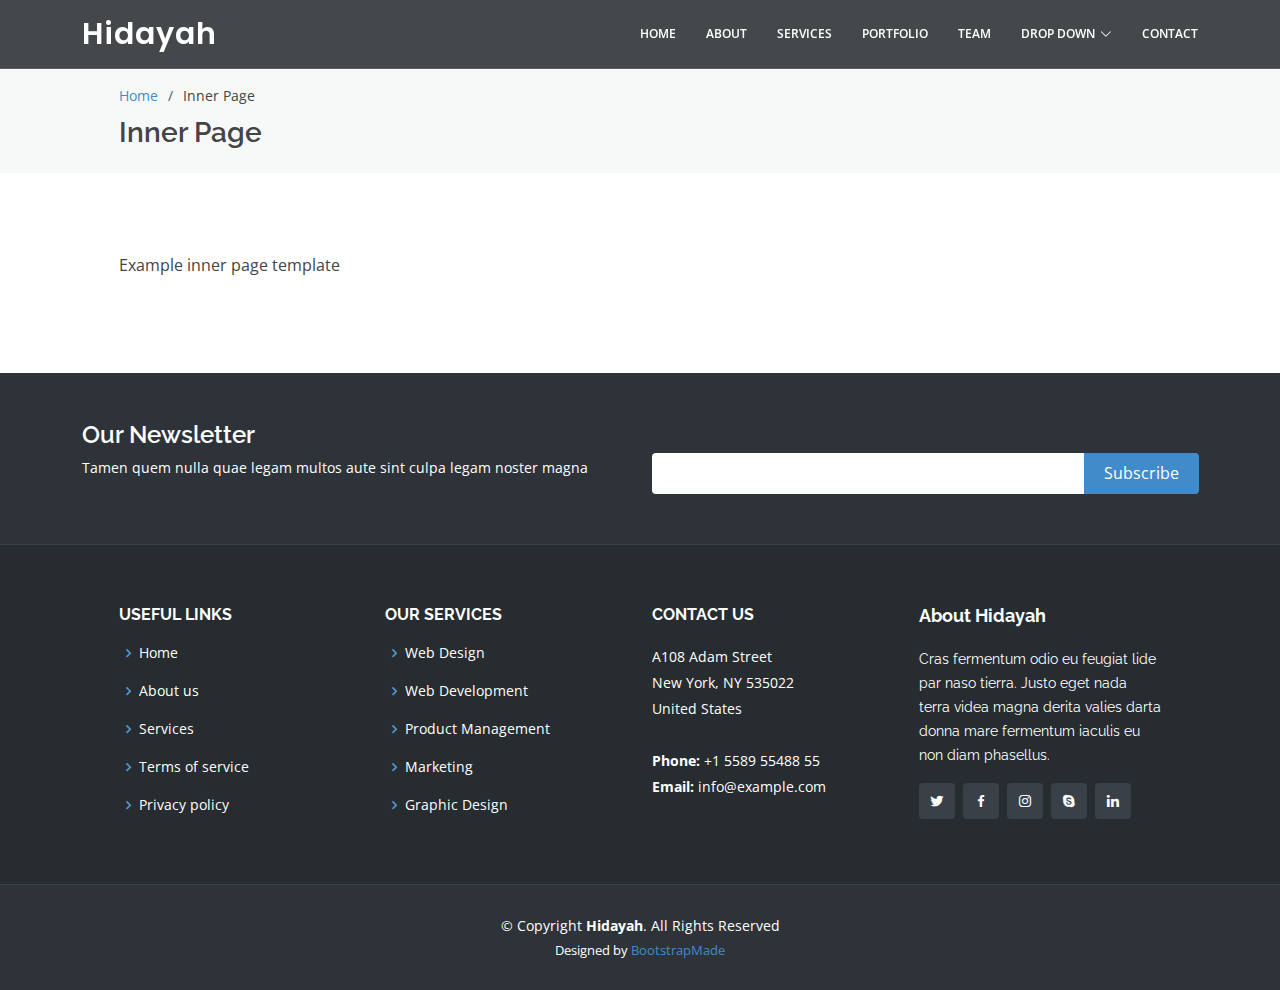
<file: basic/web/Hidayah/inner-page.html>
<!DOCTYPE html>
<html lang="en">

<head>
  <meta charset="utf-8">
  <meta content="width=device-width, initial-scale=1.0" name="viewport">

  <title>Inner Page - Hidayah Bootstrap Template</title>
  <meta content="" name="description">
  <meta content="" name="keywords">

  <!-- Favicons -->
  <link href="assets/img/favicon.png" rel="icon">
  <link href="assets/img/apple-touch-icon.png" rel="apple-touch-icon">

  <!-- Google Fonts -->
  <link href="https://fonts.googleapis.com/css?family=Open+Sans:300,300i,400,400i,600,600i,700,700i|Raleway:300,300i,400,400i,500,500i,600,600i,700,700i|Poppins:300,300i,400,400i,500,500i,600,600i,700,700i" rel="stylesheet">

  <!-- Vendor CSS Files -->
  <link href="assets/vendor/animate.css/animate.min.css" rel="stylesheet">
  <link href="assets/vendor/bootstrap/css/bootstrap.min.css" rel="stylesheet">
  <link href="assets/vendor/bootstrap-icons/bootstrap-icons.css" rel="stylesheet">
  <link href="assets/vendor/boxicons/css/boxicons.min.css" rel="stylesheet">
  <link href="assets/vendor/glightbox/css/glightbox.min.css" rel="stylesheet">
  <link href="assets/vendor/remixicon/remixicon.css" rel="stylesheet">
  <link href="assets/vendor/swiper/swiper-bundle.min.css" rel="stylesheet">

  <!-- Template Main CSS File -->
  <link href="assets/css/style.css" rel="stylesheet">

  <!-- =======================================================
  * Template Name: Hidayah
  * Updated: Mar 10 2023 with Bootstrap v5.2.3
  * Template URL: https://bootstrapmade.com/hidayah-free-simple-html-template-for-corporate/
  * Author: BootstrapMade.com
  * License: https://bootstrapmade.com/license/
  ======================================================== -->
</head>

<body>

  <!-- ======= Header ======= -->
  <header id="header" class="fixed-top header-inner-pages">
    <div class="container d-flex align-items-center justify-content-between">

      <h1 class="logo"><a href="index.html">Hidayah</a></h1>
      <!-- Uncomment below if you prefer to use an image logo -->
      <!-- <a href="index.html" class="logo"><img src="assets/img/logo.png" alt="" class="img-fluid"></a>-->

      <nav id="navbar" class="navbar">
        <ul>
          <li><a class="nav-link scrollto " href="#hero">Home</a></li>
          <li><a class="nav-link scrollto" href="#about">About</a></li>
          <li><a class="nav-link scrollto" href="#services">Services</a></li>
          <li><a class="nav-link  scrollto" href="#portfolio">Portfolio</a></li>
          <li><a class="nav-link scrollto" href="#team">Team</a></li>
          <li class="dropdown"><a href="#"><span>Drop Down</span> <i class="bi bi-chevron-down"></i></a>
            <ul>
              <li><a href="#">Drop Down 1</a></li>
              <li class="dropdown"><a href="#"><span>Deep Drop Down</span> <i class="bi bi-chevron-right"></i></a>
                <ul>
                  <li><a href="#">Deep Drop Down 1</a></li>
                  <li><a href="#">Deep Drop Down 2</a></li>
                  <li><a href="#">Deep Drop Down 3</a></li>
                  <li><a href="#">Deep Drop Down 4</a></li>
                  <li><a href="#">Deep Drop Down 5</a></li>
                </ul>
              </li>
              <li><a href="#">Drop Down 2</a></li>
              <li><a href="#">Drop Down 3</a></li>
              <li><a href="#">Drop Down 4</a></li>
            </ul>
          </li>
          <li><a class="nav-link scrollto" href="#contact">Contact</a></li>
        </ul>
        <i class="bi bi-list mobile-nav-toggle"></i>
      </nav><!-- .navbar -->

    </div>
  </header><!-- End Header -->

  <main id="main">

    <!-- ======= Breadcrumbs ======= -->
    <section id="breadcrumbs" class="breadcrumbs">
      <div class="container-fluid">

        <div class="row justify-content-center">
          <div class="col-xl-10">
            <ol>
              <li><a href="index.html">Home</a></li>
              <li>Inner Page</li>
            </ol>
            <h2>Inner Page</h2>
          </div>
        </div>

      </div>
    </section><!-- End Breadcrumbs -->

    <section class="inner-page">
      <div class="container-fluid">

        <div class="row justify-content-center">
          <div class="col-xl-10">
            <div class="row">
              <p>
                Example inner page template
              </p>
            </div>
          </div>
        </div>
    </section>

  </main><!-- End #main -->

  <!-- ======= Footer ======= -->
  <footer id="footer">

    <div class="footer-newsletter">
      <div class="container">
        <div class="row">
          <div class="col-lg-6">
            <h4>Our Newsletter</h4>
            <p>Tamen quem nulla quae legam multos aute sint culpa legam noster magna</p>
          </div>
          <div class="col-lg-6">
            <form action="" method="post">
              <input type="email" name="email"><input type="submit" value="Subscribe">
            </form>
          </div>
        </div>
      </div>
    </div>

    <div class="footer-top">
      <div class="container-fluid">
        <div class="row justify-content-center">
          <div class="col-xl-10">
            <div class="row">

              <div class="col-lg-3 col-md-6 footer-links">
                <h4>Useful Links</h4>
                <ul>
                  <li><i class="bx bx-chevron-right"></i> <a href="#">Home</a></li>
                  <li><i class="bx bx-chevron-right"></i> <a href="#">About us</a></li>
                  <li><i class="bx bx-chevron-right"></i> <a href="#">Services</a></li>
                  <li><i class="bx bx-chevron-right"></i> <a href="#">Terms of service</a></li>
                  <li><i class="bx bx-chevron-right"></i> <a href="#">Privacy policy</a></li>
                </ul>
              </div>

              <div class="col-lg-3 col-md-6 footer-links">
                <h4>Our Services</h4>
                <ul>
                  <li><i class="bx bx-chevron-right"></i> <a href="#">Web Design</a></li>
                  <li><i class="bx bx-chevron-right"></i> <a href="#">Web Development</a></li>
                  <li><i class="bx bx-chevron-right"></i> <a href="#">Product Management</a></li>
                  <li><i class="bx bx-chevron-right"></i> <a href="#">Marketing</a></li>
                  <li><i class="bx bx-chevron-right"></i> <a href="#">Graphic Design</a></li>
                </ul>
              </div>

              <div class="col-lg-3 col-md-6 footer-contact">
                <h4>Contact Us</h4>
                <p>
                  A108 Adam Street <br>
                  New York, NY 535022<br>
                  United States <br><br>
                  <strong>Phone:</strong> +1 5589 55488 55<br>
                  <strong>Email:</strong> info@example.com<br>
                </p>

              </div>

              <div class="col-lg-3 col-md-6 footer-info">
                <h3>About Hidayah</h3>
                <p>Cras fermentum odio eu feugiat lide par naso tierra. Justo eget nada terra videa magna derita valies darta donna mare fermentum iaculis eu non diam phasellus.</p>
                <div class="social-links mt-3">
                  <a href="#" class="twitter"><i class="bx bxl-twitter"></i></a>
                  <a href="#" class="facebook"><i class="bx bxl-facebook"></i></a>
                  <a href="#" class="instagram"><i class="bx bxl-instagram"></i></a>
                  <a href="#" class="google-plus"><i class="bx bxl-skype"></i></a>
                  <a href="#" class="linkedin"><i class="bx bxl-linkedin"></i></a>
                </div>
              </div>

            </div>
          </div>
        </div>
      </div>
    </div>

    <div class="container">
      <div class="copyright">
        &copy; Copyright <strong><span>Hidayah</span></strong>. All Rights Reserved
      </div>
      <div class="credits">
        <!-- All the links in the footer should remain intact. -->
        <!-- You can delete the links only if you purchased the pro version. -->
        <!-- Licensing information: https://bootstrapmade.com/license/ -->
        <!-- Purchase the pro version with working PHP/AJAX contact form: https://bootstrapmade.com/hidayah-free-simple-html-template-for-corporate/ -->
        Designed by <a href="https://bootstrapmade.com/">BootstrapMade</a>
      </div>
    </div>
  </footer><!-- End Footer -->

  <div id="preloader"></div>
  <a href="#" class="back-to-top d-flex align-items-center justify-content-center"><i class="bi bi-arrow-up-short"></i></a>

  <!-- Vendor JS Files -->
  <script src="assets/vendor/purecounter/purecounter_vanilla.js"></script>
  <script src="assets/vendor/bootstrap/js/bootstrap.bundle.min.js"></script>
  <script src="assets/vendor/glightbox/js/glightbox.min.js"></script>
  <script src="assets/vendor/isotope-layout/isotope.pkgd.min.js"></script>
  <script src="assets/vendor/swiper/swiper-bundle.min.js"></script>
  <script src="assets/vendor/waypoints/noframework.waypoints.js"></script>
  <script src="assets/vendor/php-email-form/validate.js"></script>

  <!-- Template Main JS File -->
  <script src="assets/js/main.js"></script>

</body>

</html>
</file>
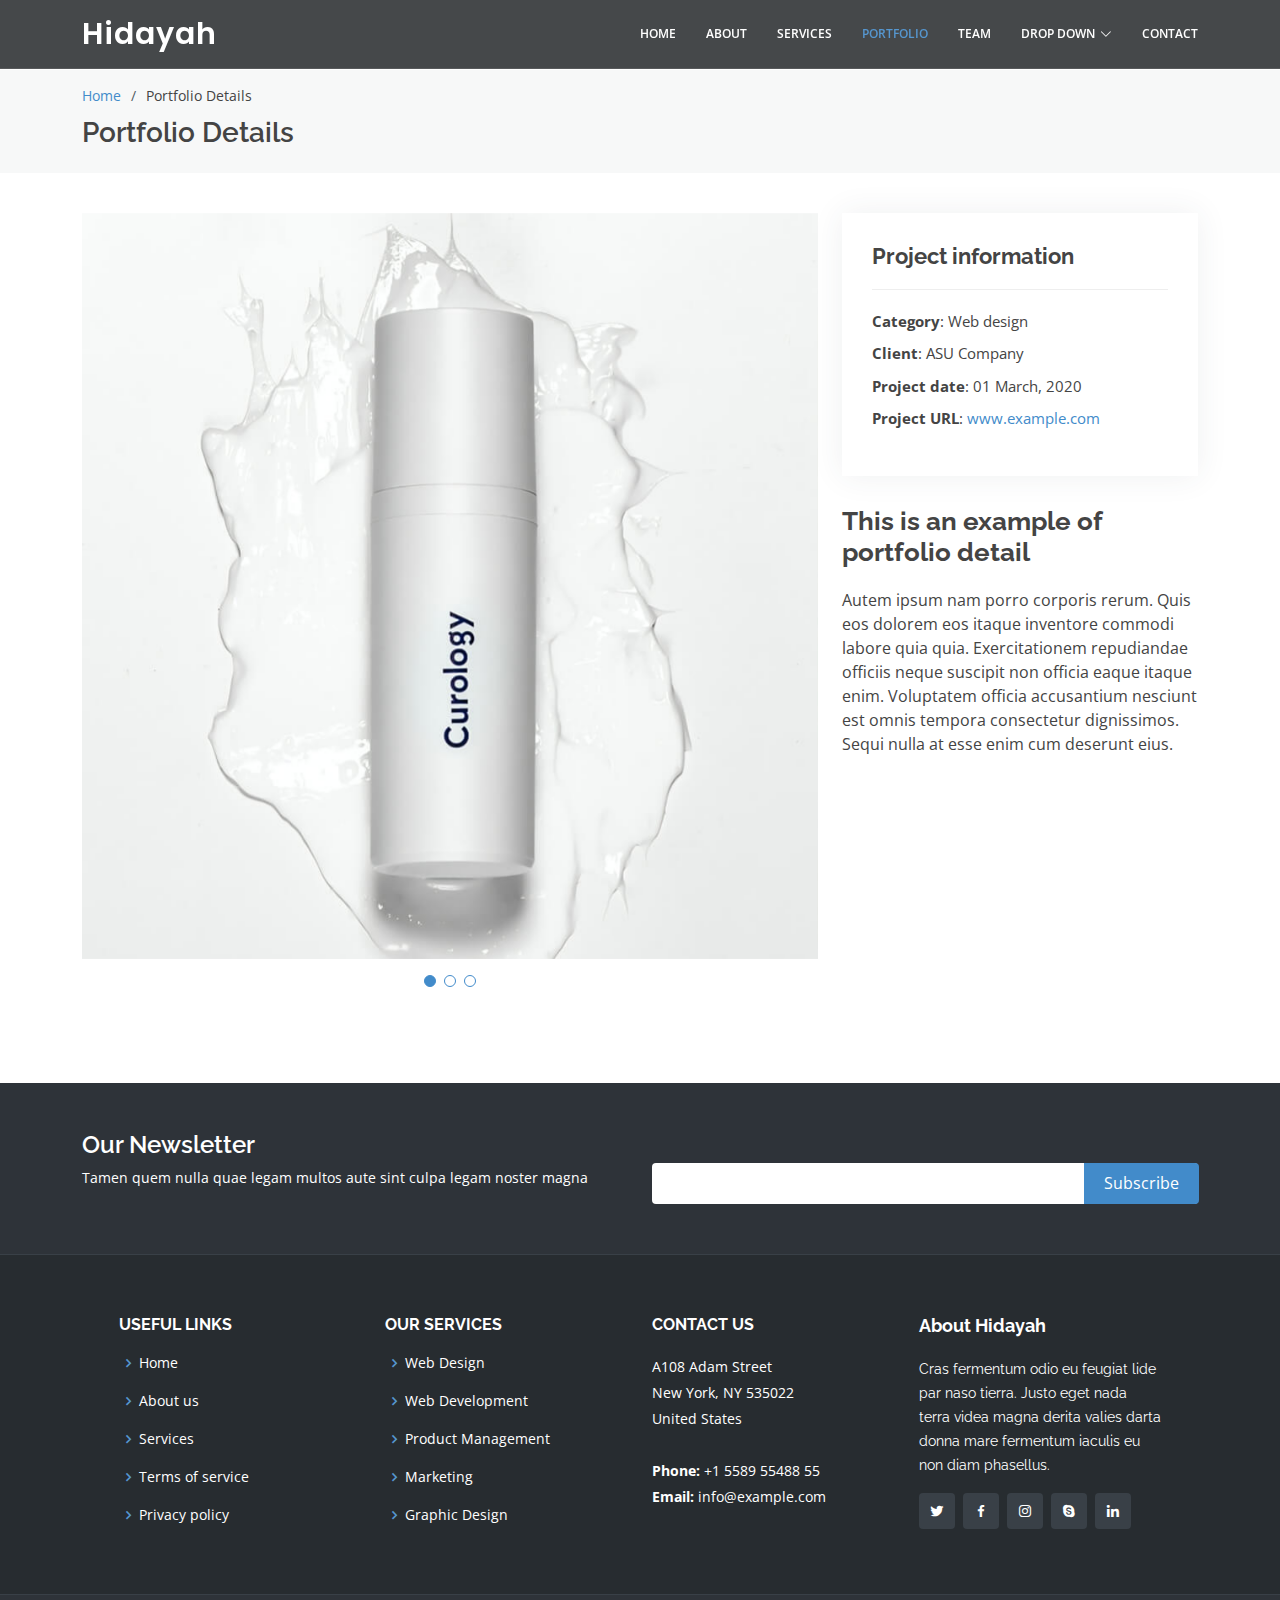
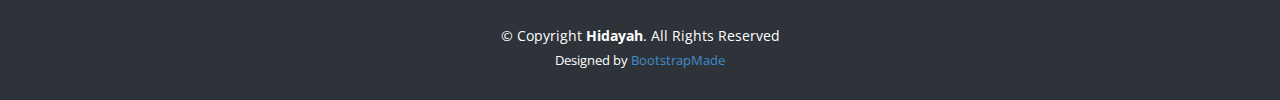
<file: basic/web/Hidayah/portfolio-details.html>
<!DOCTYPE html>
<html lang="en">

<head>
  <meta charset="utf-8">
  <meta content="width=device-width, initial-scale=1.0" name="viewport">

  <title>Portfolio Details - Hidayah Bootstrap Template</title>
  <meta content="" name="description">
  <meta content="" name="keywords">

  <!-- Favicons -->
  <link href="assets/img/favicon.png" rel="icon">
  <link href="assets/img/apple-touch-icon.png" rel="apple-touch-icon">

  <!-- Google Fonts -->
  <link href="https://fonts.googleapis.com/css?family=Open+Sans:300,300i,400,400i,600,600i,700,700i|Raleway:300,300i,400,400i,500,500i,600,600i,700,700i|Poppins:300,300i,400,400i,500,500i,600,600i,700,700i" rel="stylesheet">

  <!-- Vendor CSS Files -->
  <link href="assets/vendor/animate.css/animate.min.css" rel="stylesheet">
  <link href="assets/vendor/bootstrap/css/bootstrap.min.css" rel="stylesheet">
  <link href="assets/vendor/bootstrap-icons/bootstrap-icons.css" rel="stylesheet">
  <link href="assets/vendor/boxicons/css/boxicons.min.css" rel="stylesheet">
  <link href="assets/vendor/glightbox/css/glightbox.min.css" rel="stylesheet">
  <link href="assets/vendor/remixicon/remixicon.css" rel="stylesheet">
  <link href="assets/vendor/swiper/swiper-bundle.min.css" rel="stylesheet">

  <!-- Template Main CSS File -->
  <link href="assets/css/style.css" rel="stylesheet">

  <!-- =======================================================
  * Template Name: Hidayah
  * Updated: Mar 10 2023 with Bootstrap v5.2.3
  * Template URL: https://bootstrapmade.com/hidayah-free-simple-html-template-for-corporate/
  * Author: BootstrapMade.com
  * License: https://bootstrapmade.com/license/
  ======================================================== -->
</head>

<body>

  <!-- ======= Header ======= -->
  <header id="header" class="fixed-top header-inner-pages">
    <div class="container d-flex align-items-center justify-content-between">

      <h1 class="logo"><a href="index.html">Hidayah</a></h1>
      <!-- Uncomment below if you prefer to use an image logo -->
      <!-- <a href="index.html" class="logo"><img src="assets/img/logo.png" alt="" class="img-fluid"></a>-->

      <nav id="navbar" class="navbar">
        <ul>
          <li><a class="nav-link scrollto " href="#hero">Home</a></li>
          <li><a class="nav-link scrollto" href="#about">About</a></li>
          <li><a class="nav-link scrollto" href="#services">Services</a></li>
          <li><a class="nav-link active  scrollto" href="#portfolio">Portfolio</a></li>
          <li><a class="nav-link scrollto" href="#team">Team</a></li>
          <li class="dropdown"><a href="#"><span>Drop Down</span> <i class="bi bi-chevron-down"></i></a>
            <ul>
              <li><a href="#">Drop Down 1</a></li>
              <li class="dropdown"><a href="#"><span>Deep Drop Down</span> <i class="bi bi-chevron-right"></i></a>
                <ul>
                  <li><a href="#">Deep Drop Down 1</a></li>
                  <li><a href="#">Deep Drop Down 2</a></li>
                  <li><a href="#">Deep Drop Down 3</a></li>
                  <li><a href="#">Deep Drop Down 4</a></li>
                  <li><a href="#">Deep Drop Down 5</a></li>
                </ul>
              </li>
              <li><a href="#">Drop Down 2</a></li>
              <li><a href="#">Drop Down 3</a></li>
              <li><a href="#">Drop Down 4</a></li>
            </ul>
          </li>
          <li><a class="nav-link scrollto" href="#contact">Contact</a></li>
        </ul>
        <i class="bi bi-list mobile-nav-toggle"></i>
      </nav><!-- .navbar -->

    </div>
  </header><!-- End Header -->

  <main id="main">

    <!-- ======= Breadcrumbs ======= -->
    <section id="breadcrumbs" class="breadcrumbs">
      <div class="container">

        <ol>
          <li><a href="index.html">Home</a></li>
          <li>Portfolio Details</li>
        </ol>
        <h2>Portfolio Details</h2>

      </div>
    </section><!-- End Breadcrumbs -->

    <!-- ======= Portfolio Details Section ======= -->
    <section id="portfolio-details" class="portfolio-details">
      <div class="container">

        <div class="row gy-4">

          <div class="col-lg-8">
            <div class="portfolio-details-slider swiper">
              <div class="swiper-wrapper align-items-center">

                <div class="swiper-slide">
                  <img src="assets/img/portfolio/portfolio-1.jpg" alt="">
                </div>

                <div class="swiper-slide">
                  <img src="assets/img/portfolio/portfolio-2.jpg" alt="">
                </div>

                <div class="swiper-slide">
                  <img src="assets/img/portfolio/portfolio-3.jpg" alt="">
                </div>

              </div>
              <div class="swiper-pagination"></div>
            </div>
          </div>

          <div class="col-lg-4">
            <div class="portfolio-info">
              <h3>Project information</h3>
              <ul>
                <li><strong>Category</strong>: Web design</li>
                <li><strong>Client</strong>: ASU Company</li>
                <li><strong>Project date</strong>: 01 March, 2020</li>
                <li><strong>Project URL</strong>: <a href="#">www.example.com</a></li>
              </ul>
            </div>
            <div class="portfolio-description">
              <h2>This is an example of portfolio detail</h2>
              <p>
                Autem ipsum nam porro corporis rerum. Quis eos dolorem eos itaque inventore commodi labore quia quia. Exercitationem repudiandae officiis neque suscipit non officia eaque itaque enim. Voluptatem officia accusantium nesciunt est omnis tempora consectetur dignissimos. Sequi nulla at esse enim cum deserunt eius.
              </p>
            </div>
          </div>

        </div>

      </div>
    </section><!-- End Portfolio Details Section -->

  </main><!-- End #main -->

  <!-- ======= Footer ======= -->
  <footer id="footer">

    <div class="footer-newsletter">
      <div class="container">
        <div class="row">
          <div class="col-lg-6">
            <h4>Our Newsletter</h4>
            <p>Tamen quem nulla quae legam multos aute sint culpa legam noster magna</p>
          </div>
          <div class="col-lg-6">
            <form action="" method="post">
              <input type="email" name="email"><input type="submit" value="Subscribe">
            </form>
          </div>
        </div>
      </div>
    </div>

    <div class="footer-top">
      <div class="container-fluid">
        <div class="row justify-content-center">
          <div class="col-xl-10">
            <div class="row">

              <div class="col-lg-3 col-md-6 footer-links">
                <h4>Useful Links</h4>
                <ul>
                  <li><i class="bx bx-chevron-right"></i> <a href="#">Home</a></li>
                  <li><i class="bx bx-chevron-right"></i> <a href="#">About us</a></li>
                  <li><i class="bx bx-chevron-right"></i> <a href="#">Services</a></li>
                  <li><i class="bx bx-chevron-right"></i> <a href="#">Terms of service</a></li>
                  <li><i class="bx bx-chevron-right"></i> <a href="#">Privacy policy</a></li>
                </ul>
              </div>

              <div class="col-lg-3 col-md-6 footer-links">
                <h4>Our Services</h4>
                <ul>
                  <li><i class="bx bx-chevron-right"></i> <a href="#">Web Design</a></li>
                  <li><i class="bx bx-chevron-right"></i> <a href="#">Web Development</a></li>
                  <li><i class="bx bx-chevron-right"></i> <a href="#">Product Management</a></li>
                  <li><i class="bx bx-chevron-right"></i> <a href="#">Marketing</a></li>
                  <li><i class="bx bx-chevron-right"></i> <a href="#">Graphic Design</a></li>
                </ul>
              </div>

              <div class="col-lg-3 col-md-6 footer-contact">
                <h4>Contact Us</h4>
                <p>
                  A108 Adam Street <br>
                  New York, NY 535022<br>
                  United States <br><br>
                  <strong>Phone:</strong> +1 5589 55488 55<br>
                  <strong>Email:</strong> info@example.com<br>
                </p>

              </div>

              <div class="col-lg-3 col-md-6 footer-info">
                <h3>About Hidayah</h3>
                <p>Cras fermentum odio eu feugiat lide par naso tierra. Justo eget nada terra videa magna derita valies darta donna mare fermentum iaculis eu non diam phasellus.</p>
                <div class="social-links mt-3">
                  <a href="#" class="twitter"><i class="bx bxl-twitter"></i></a>
                  <a href="#" class="facebook"><i class="bx bxl-facebook"></i></a>
                  <a href="#" class="instagram"><i class="bx bxl-instagram"></i></a>
                  <a href="#" class="google-plus"><i class="bx bxl-skype"></i></a>
                  <a href="#" class="linkedin"><i class="bx bxl-linkedin"></i></a>
                </div>
              </div>

            </div>
          </div>
        </div>
      </div>
    </div>

    <div class="container">
      <div class="copyright">
        &copy; Copyright <strong><span>Hidayah</span></strong>. All Rights Reserved
      </div>
      <div class="credits">
        <!-- All the links in the footer should remain intact. -->
        <!-- You can delete the links only if you purchased the pro version. -->
        <!-- Licensing information: https://bootstrapmade.com/license/ -->
        <!-- Purchase the pro version with working PHP/AJAX contact form: https://bootstrapmade.com/hidayah-free-simple-html-template-for-corporate/ -->
        Designed by <a href="https://bootstrapmade.com/">BootstrapMade</a>
      </div>
    </div>
  </footer><!-- End Footer -->

  <div id="preloader"></div>
  <a href="#" class="back-to-top d-flex align-items-center justify-content-center"><i class="bi bi-arrow-up-short"></i></a>

  <!-- Vendor JS Files -->
  <script src="assets/vendor/purecounter/purecounter_vanilla.js"></script>
  <script src="assets/vendor/bootstrap/js/bootstrap.bundle.min.js"></script>
  <script src="assets/vendor/glightbox/js/glightbox.min.js"></script>
  <script src="assets/vendor/isotope-layout/isotope.pkgd.min.js"></script>
  <script src="assets/vendor/swiper/swiper-bundle.min.js"></script>
  <script src="assets/vendor/waypoints/noframework.waypoints.js"></script>
  <script src="assets/vendor/php-email-form/validate.js"></script>

  <!-- Template Main JS File -->
  <script src="assets/js/main.js"></script>

</body>

</html>
</file>
<file: basic/web/bellefluer/style.css>
*{
    margin: 0;
    padding: 0;
    text-decoration: none;
    font-family: 'Kurale', serif;
}
.header{
    margin: 10px 90px;
}
.nav{
    display: flex;
    justify-content: space-between;
    align-items: center;
}
.icons{
    width: 30px;
    height: 30px;
    margin: 30px 0 0 0;
}
.nav_butt{
    margin-right: 30px;
    font-size: 25px;
    color: black;
    opacity: 44%;
}
.nav_right{
    display: flex;
    align-items: center;
    justify-content: center;
}
.content{
    max-width: 1382px;
    margin: 0 auto;
}
.logo{
    display: flex;
    margin: 0 auto;
    max-width: 90%;
    border-radius: 20px;
    background-size: 100%;
    height: 350px;
    background-image: url(images/logo.png);
    align-items: center;
    justify-content: center;
}
.logo_belle{
    line-height: 70px;
    margin: 0 auto;
    font-size: 90px;
    color: #FFFFFF;
    text-shadow: #F0A8CB 1px 0 10px;
}
.logo_belle:hover{
    cursor: default;
}
.line{
    margin: auto;
    max-width: 90%;
    color:#CABEA0; 
    size:5px;
}
.tagline{
    max-width: 100%;
    margin: 40px 0 40px 0;
    text-align: center;
    font-size: 30px;
}
.tagline p {
    color: #000000;
    opacity: 44%;
}
.tagline p:hover{
    cursor: default;
}
.nav_links{
    margin: 30px 40px 30px 40px;
    display: flex;
    justify-content: space-around;
    align-items: center;
    font-size: 30px;
}
.nav_link {
    color: black;
}
.nav_link:hover {
  color: #CABEA0;
  transition: all 0.5s ease;
}
.share{ 
    display: flex; 
    flex-wrap: wrap;
    justify-content: end;
}
.banner{
    display: flex;
    margin: 10px 0 -25px 0;
    justify-content: center;
}
.main_banner{
max-width: 90%;
height: 600px;
}
.banner_button{
    font-size: 25px;
    background-color: #C0B1FF;
    color: black;
    border-radius: 40px;
    border: 0;
    width: 200px;
    height: 60px;
    margin: 0 150px 30px 0px;
}
.banner_button:hover{
    box-shadow: 1px 1px 1px #CABEA0;
    opacity: 90%;
}
.popular{
    display: flex;
    justify-content: space-around;
    margin: 80px 0 100px 0;
    align-items: center;
}
.popular p{
    background-color: rgba(202,190,160,60%);
    color: #000000;
    font-size: 36px;
    width: 300px;
    text-align: center;
    border-radius: 15px;
}
.separator hr{
    width: 400px;
}
.product{
    display: flex;
    justify-content: space-around;
    margin: 0 0 100px 0;
}
.view_product{
    display: inline;
    align-items: center;
    min-width: 0;
    z-index: 1;
}
.product_image{
    width: 250px;
    height: 250px;
}
.product p {
    font-size: 20px;
    text-align: center;
}
.buy_button{
    background-color:  rgba(202,190,160,60%);
    border-radius: 50px;
    border: 0px;
    font-size: 24px;
    text-align: center;
    width: 200px;
    height: 45px;
    margin: 10px 0 0 30px;
}
.buy_button:hover{
    background-color: #CABEA0;
}
.obsolete_price{
    text-decoration: line-through;
    text-decoration-color: rgba(255, 0, 0, 55%)
}
.slider{
    width: 250px;
}
 
/* Media */

@media (max-width: 1382px){
    .content{
        max-width: 970px;
    }
    .main_banner {
        max-width: 90%;
        height: 470px;
    }
    .separator hr {
        width: 250px;
    }
    .popular p {
        font-size: 28px;
        width: 250px;
        border-radius: 25px;
    }
    .banner_button {
        font-size: 28px;
        width: 200px;
        height: 50px;
        margin: 0 100px 20px 0px;
    }
    .nav_links {
        font-size: 28px;
    }
    .buy_button {
        border-radius: 50px;
        font-size: 24px;
        width: 190px;
        height: 40px;
        margin: 10px 0 0 35px;
    }
    .logo{
        height: 250px;
    }
    .logo_belle{
        font-size: 80px;
    }
}

@media (max-width: 992px){
    .content{
        max-width: 750px;
    }
    .nav_links {
        margin: 20px 30px 20px 30px;
        font-size: 30px;
        flex-direction: column;
        line-height: 70px;
    }
    .main_banner {
        height: 380px;
    }
    .share {
        display: flex;
        justify-content: center;
        flex-wrap: wrap;
        /* align-content: center; */
        /* align-items: stretch; */
    }
    .banner_button {
        font-size: 28px;
        width: 200px;
        height: 50px;
        margin: 0 0 0 0 ;
    }
    .separator hr {
        width: 200px;
    }
    .product {
        justify-content: center;
        margin: 0 0 30px 0;
        flex-direction: column;
        align-items: center;
    }
    .view_product {
        display: inline;
        align-items: center;
        margin: 0 0 70px 0;
    }
    .slider{
        width: 500px;
    }
    .product_image{
        width: 500px;
        height: 550px;
    }
    .view_product p{
        font-size: 30px;
    }
    .buy_button {
        border-radius: 50px;
        font-size: 45px;
        width: 440px;
        height: 70px;
        margin: 20px 0 0 25px;
    }
}

@media (max-width: 767px){
    .content{
        max-width: 550px;
    }
    .logo {
        height: 200px;
    }
    .separator hr {
        width: 110px;
    }
    .banner_button {
        font-size: 24px;
        width: 170px;
        height: 40px;
        margin: 0 0 0 0;
    }
    .slider{
        width: 400px;
    }
    .product_image {
        width: 400px;
        height: 450px;
    }
    .view_product p {
        font-size: 25px;
    }
    .buy_button {
        border-radius: 50px;
        font-size: 35px;
        width: 340px;
        height: 60px;
        margin: 20px 0 0 35px;
    }
}

.menu-btn{
    display: flex;
    align-items: center;
    /* position: absolute; */
    top: 0;
    right:0;
    width: 26px;
    height: 26px;
    cursor: pointer;
  }
   
  .menu-btn > span,
  .menu-btn > span::before,
  .menu-btn > span::after {
    display: block;
    position: absolute;
    width: 35px;
    height: 2px;
    background-color: #616161;
    transition-duration: .25s;
    opacity: 75%;
  }
  .menu-btn > span::before {
    content: '';
    top: -8px;
  }
  .menu-btn > span::after {
    content: '';
    top: 8px;
  }
   
  .menubox{
    z-index: 10;
    display: block;
    position: fixed;
    visibility: hidden;
    top: 100px;
    right: -100%;
    width: 300px;
    height: 385px;
    margin: 0;
    padding: 30px 0;
    list-style: none;
    background-color:rgba(255, 255, 255, 0.9);
    box-shadow: 1px 0px 6px rgba(0, 0, 0, .2);
    transition-duration: .25s;
  }
   
  .menu-item {
    display: block;
    padding: 12px 24px;
    color: rgb(75, 75, 75);
    font-size: 20px;
    font-weight: 600;
    text-decoration: none;
    transition-duration: .25s;
  }
  .menu-item:hover {
    background-color: #ffdbe4;
  }

   
  #menu-toggle{
    opacity: 0;
  }
   
  #menu-toggle:checked ~ .menu-btn > span{
    transform: rotate(45deg);
  }
  #menu-toggle:checked ~ .menu-btn > span::before{
    top: 0;
    transform: rotate(0);
  }
  #menu-toggle:checked ~ .menu-btn > span::after{
    top: 0;
    transform: rotate(90deg);
  }
  #menu-toggle:checked ~ .menubox{
    visibility: visible;
    right: 0;
  }

@media (max-width: 566px){
    .content{
        max-width: 425px;
    }
    .logo {
        height: 150px;
    }
    .main_banner {
        height: 300px;
    }
    .separator hr {
        width: 90px;
    }
    .banner_button {
        font-size: 24px;
        width: 200px;
        height: 60px;
        margin: 0 0 0 0;
    }
    .logo_belle {
        font-size: 50px;
        line-height: 45px;
    }
    .popular p {
        font-size: 26px;
        width: 200px;
        border-radius: 25px;
    }
    .slider{
        width: 300px;
    }
    .product_image {
        width: 300px;
        height: 350px;
    }
    .view_product p {
        font-size: 23px;
    }
    .buy_button {
        border-radius: 50px;
        font-size: 30px;
        width: 240px;
        height: 60px;
        margin: 20px 0 0 35px;
    }
}
@media (max-width: 440px){
    .content{
        max-width: none;
    }
}
</file>
<file: basic/web/Hidayah/assets/css/style.css>
/**
* Template Name: Hidayah
* Updated: Mar 10 2023 with Bootstrap v5.2.3
* Template URL: https://bootstrapmade.com/hidayah-free-simple-html-template-for-corporate/
* Author: BootstrapMade.com
* License: https://bootstrapmade.com/license/
*/

/*--------------------------------------------------------------
# General
--------------------------------------------------------------*/
body {
  font-family: "Open Sans", sans-serif;
  color: #444444;
}

a {
  color: #428bca;
  text-decoration: none;
}

a:hover {
  color: #6aa3d5;
  text-decoration: none;
}

h1,
h2,
h3,
h4,
h5,
h6 {
  font-family: "Raleway", sans-serif;
}

/*--------------------------------------------------------------
# Preloader
--------------------------------------------------------------*/
#preloader {
  position: fixed;
  top: 0;
  left: 0;
  right: 0;
  bottom: 0;
  z-index: 9999;
  overflow: hidden;
  background: #fff;
}

#preloader:before {
  content: "";
  position: fixed;
  top: calc(50% - 30px);
  left: calc(50% - 30px);
  border: 6px solid #428bca;
  border-top-color: #fff;
  border-bottom-color: #fff;
  border-radius: 50%;
  width: 60px;
  height: 60px;
  animation: animate-preloader 1s linear infinite;
}

@keyframes animate-preloader {
  0% {
    transform: rotate(0deg);
  }

  100% {
    transform: rotate(360deg);
  }
}

/*--------------------------------------------------------------
# Back to top button
--------------------------------------------------------------*/
.back-to-top {
  position: fixed;
  visibility: hidden;
  opacity: 0;
  right: 15px;
  bottom: 15px;
  z-index: 99999;
  background: #428bca;
  width: 40px;
  height: 40px;
  border-radius: 4px;
  transition: all 0.4s;
}

.back-to-top i {
  font-size: 24px;
  color: #fff;
  line-height: 0;
}

.back-to-top:hover {
  background: #629fd3;
  color: #fff;
}

.back-to-top.active {
  visibility: visible;
  opacity: 1;
}

/*--------------------------------------------------------------
# Header
--------------------------------------------------------------*/
#header {
  transition: all 0.5s;
  z-index: 997;
  padding: 15px 0;
  border-bottom: 1px solid rgba(255, 255, 255, 0.1);
}

#header.header-scrolled,
#header.header-inner-pages {
  background: rgba(23, 26, 29, 0.8);
}

#header .logo {
  font-size: 30px;
  margin: 0;
  padding: 0;
  line-height: 1;
  font-weight: 600;
  letter-spacing: 1px;
  font-family: "Poppins", sans-serif;
}

#header .logo a {
  color: #fff;
}

#header .logo img {
  max-height: 40px;
}

@media (max-width: 992px) {
  #header {
    border: 0;
  }
}

/*--------------------------------------------------------------
# Navigation Menu
--------------------------------------------------------------*/
/**
* Desktop Navigation 
*/
.navbar {
  padding: 0;
}

.navbar ul {
  margin: 0;
  padding: 0;
  display: flex;
  list-style: none;
  align-items: center;
}

.navbar li {
  position: relative;
}

.navbar a,
.navbar a:focus {
  display: flex;
  align-items: center;
  justify-content: space-between;
  padding: 10px 0 10px 30px;
  text-transform: uppercase;
  font-size: 12px;
  font-weight: 600;
  color: #fff;
  white-space: nowrap;
  transition: 0.3s;
}

.navbar a i,
.navbar a:focus i {
  font-size: 12px;
  line-height: 0;
  margin-left: 5px;
}

.navbar a:hover,
.navbar .active,
.navbar .active:focus,
.navbar li:hover>a {
  color: #5697d0;
}

.navbar .dropdown ul {
  display: block;
  position: absolute;
  left: 14px;
  top: calc(100% + 30px);
  margin: 0;
  padding: 10px 0;
  z-index: 99;
  opacity: 0;
  visibility: hidden;
  background: #fff;
  box-shadow: 0px 0px 30px rgba(127, 137, 161, 0.25);
  transition: 0.3s;
}

.navbar .dropdown ul li {
  min-width: 200px;
}

.navbar .dropdown ul a {
  padding: 10px 20px;
  font-size: 13px;
  font-weight: 500;
  text-transform: none;
  color: #193c5a;
}

.navbar .dropdown ul a i {
  font-size: 12px;
}

.navbar .dropdown ul a:hover,
.navbar .dropdown ul .active:hover,
.navbar .dropdown ul li:hover>a {
  color: #428bca;
}

.navbar .dropdown:hover>ul {
  opacity: 1;
  top: 100%;
  visibility: visible;
}

.navbar .dropdown .dropdown ul {
  top: 0;
  left: calc(100% - 30px);
  visibility: hidden;
}

.navbar .dropdown .dropdown:hover>ul {
  opacity: 1;
  top: 0;
  left: 100%;
  visibility: visible;
}

@media (max-width: 1366px) {
  .navbar .dropdown .dropdown ul {
    left: -90%;
  }

  .navbar .dropdown .dropdown:hover>ul {
    left: -100%;
  }
}

/**
* Mobile Navigation 
*/
.mobile-nav-toggle {
  color: #fff;
  font-size: 28px;
  cursor: pointer;
  display: none;
  line-height: 0;
  transition: 0.5s;
}

.mobile-nav-toggle.bi-x {
  color: #fff;
}

@media (max-width: 991px) {
  .mobile-nav-toggle {
    display: block;
  }

  .navbar ul {
    display: none;
  }
}

.navbar-mobile {
  position: fixed;
  overflow: hidden;
  top: 0;
  right: 0;
  left: 0;
  bottom: 0;
  background: rgba(34, 39, 43, 0.9);
  transition: 0.3s;
  z-index: 999;
}

.navbar-mobile .mobile-nav-toggle {
  position: absolute;
  top: 15px;
  right: 15px;
}

.navbar-mobile ul {
  display: block;
  position: absolute;
  top: 55px;
  right: 15px;
  bottom: 15px;
  left: 15px;
  padding: 10px 0;
  border-radius: 10px;
  background-color: #fff;
  overflow-y: auto;
  transition: 0.3s;
}

.navbar-mobile a,
.navbar-mobile a:focus {
  padding: 10px 20px;
  font-size: 15px;
  color: #394047;
}

.navbar-mobile a:hover,
.navbar-mobile .active,
.navbar-mobile li:hover>a {
  color: #428bca;
}

.navbar-mobile .getstarted,
.navbar-mobile .getstarted:focus {
  margin: 15px;
}

.navbar-mobile .dropdown ul {
  position: static;
  display: none;
  margin: 10px 20px;
  padding: 10px 0;
  z-index: 99;
  opacity: 1;
  visibility: visible;
  background: #fff;
  box-shadow: 0px 0px 30px rgba(127, 137, 161, 0.25);
}

.navbar-mobile .dropdown ul li {
  min-width: 200px;
}

.navbar-mobile .dropdown ul a {
  padding: 10px 20px;
  font-size: 14px;
}

.navbar-mobile .dropdown ul a i {
  font-size: 12px;
}

.navbar-mobile .dropdown ul a:hover,
.navbar-mobile .dropdown ul .active:hover,
.navbar-mobile .dropdown ul li:hover>a {
  color: #428bca;
}

.navbar-mobile .dropdown>.dropdown-active {
  display: block;
}

/*--------------------------------------------------------------
# Hero Section
--------------------------------------------------------------*/
#hero {
  width: 100%;
  height: 100vh;
  background-color: rgba(34, 39, 43, 0.8);
  overflow: hidden;
  position: relative;
}

#hero .carousel,
#hero .carousel-inner,
#hero .carousel-item,
#hero .carousel-item::before {
  background-size: cover;
  background-position: center;
  background-repeat: no-repeat;
  position: absolute;
  top: 0;
  right: 0;
  left: 0;
  bottom: 0;
}

#hero .carousel-item::before {
  content: "";
  background-color: rgba(12, 13, 14, 0.8);
}

#hero .carousel-container {
  display: flex;
  justify-content: center;
  align-items: center;
  position: absolute;
  bottom: 0;
  top: 70px;
  left: 50px;
  right: 50px;
}

#hero .container {
  text-align: center;
}

#hero h2 {
  color: #fff;
  margin-bottom: 20px;
  font-size: 48px;
  font-weight: 700;
}

#hero p {
  animation-delay: 0.4s;
  margin: 0 auto 30px auto;
  color: #fff;
}

#hero .carousel-inner .carousel-item {
  transition-property: opacity;
  background-position: center top;
}

#hero .carousel-inner .carousel-item,
#hero .carousel-inner .active.carousel-item-start,
#hero .carousel-inner .active.carousel-item-end {
  opacity: 0;
}

#hero .carousel-inner .active,
#hero .carousel-inner .carousel-item-next.carousel-item-start,
#hero .carousel-inner .carousel-item-prev.carousel-item-end {
  opacity: 1;
  transition: 0.5s;
}

#hero .carousel-control-next-icon,
#hero .carousel-control-prev-icon {
  background: none;
  font-size: 30px;
  line-height: 0;
  width: auto;
  height: auto;
  background: rgba(255, 255, 255, 0.2);
  border-radius: 50px;
  transition: 0.3s;
  color: rgba(255, 255, 255, 0.5);
  width: 54px;
  height: 54px;
  display: flex;
  align-items: center;
  justify-content: center;
}

#hero .carousel-control-next-icon:hover,
#hero .carousel-control-prev-icon:hover {
  background: rgba(255, 255, 255, 0.3);
  color: rgba(255, 255, 255, 0.8);
}

#hero .carousel-indicators li {
  cursor: pointer;
  background: #fff;
  overflow: hidden;
  border: 0;
  width: 12px;
  height: 12px;
  border-radius: 50px;
  opacity: 0.6;
  transition: 0.3s;
}

#hero .carousel-indicators li.active {
  opacity: 1;
  background: #428bca;
}

#hero .btn-get-started {
  font-family: "Raleway", sans-serif;
  font-weight: 500;
  font-size: 14px;
  letter-spacing: 1px;
  display: inline-block;
  padding: 14px 32px;
  border-radius: 4px;
  transition: 0.5s;
  line-height: 1;
  color: #fff;
  animation-delay: 0.8s;
  background: #428bca;
}

#hero .btn-get-started:hover {
  background: #5697d0;
}

@media (max-width: 768px) {
  #hero h2 {
    font-size: 28px;
  }
}

@media (max-height: 500px) {
  #hero {
    height: 120vh;
  }
}

/*--------------------------------------------------------------
# Sections General
--------------------------------------------------------------*/
section {
  padding: 80px 0;
}

.section-bg {
  background-color: #fafafb;
}

.section-title {
  text-align: center;
  padding-bottom: 50px;
}

.section-title h2 {
  font-size: 13px;
  letter-spacing: 1px;
  font-weight: 700;
  padding: 8px 20px;
  margin: 0;
  background: #f5f9fc;
  color: #428bca;
  display: inline-block;
  text-transform: uppercase;
  border-radius: 50px;
}

.section-title h3 {
  margin: 15px 0 0 0;
  font-size: 32px;
  font-weight: 700;
}

.section-title h3 span {
  color: #428bca;
}

.section-title p {
  margin: 15px auto 0 auto;
  font-weight: 500;
  color: #919191;
}

@media (min-width: 1024px) {
  .section-title p {
    width: 50%;
  }
}

/*--------------------------------------------------------------
# About
--------------------------------------------------------------*/
.about .icon-boxes h3 {
  font-size: 28px;
  font-weight: 700;
  color: #394047;
  margin-bottom: 15px;
}

.about .icon-box {
  margin-top: 40px;
}

.about .icon-box .icon {
  float: left;
  display: flex;
  align-items: center;
  justify-content: center;
  width: 64px;
  height: 64px;
  border: 2px solid #b9d4ec;
  border-radius: 50px;
  transition: 0.5s;
}

.about .icon-box .icon i {
  color: #428bca;
  font-size: 32px;
}

.about .icon-box:hover .icon {
  background: #428bca;
  border-color: #428bca;
}

.about .icon-box:hover .icon i {
  color: #fff;
}

.about .icon-box .title {
  margin-left: 85px;
  font-weight: 700;
  margin-bottom: 10px;
  font-size: 18px;
}

.about .icon-box .title a {
  color: #343a40;
  transition: 0.3s;
}

.about .icon-box .title a:hover {
  color: #428bca;
}

.about .icon-box .description {
  margin-left: 85px;
  line-height: 24px;
  font-size: 14px;
}

.about .video-box {
  background: url("../img/about.jpg") center center no-repeat;
  background-size: cover;
  min-height: 500px;
}

.about .play-btn {
  width: 94px;
  height: 94px;
  background: radial-gradient(#428bca 50%, rgba(66, 139, 202, 0.4) 52%);
  border-radius: 50%;
  display: block;
  position: absolute;
  left: calc(50% - 47px);
  top: calc(50% - 47px);
  overflow: hidden;
}

.about .play-btn::after {
  content: "";
  position: absolute;
  left: 50%;
  top: 50%;
  transform: translateX(-40%) translateY(-50%);
  width: 0;
  height: 0;
  border-top: 10px solid transparent;
  border-bottom: 10px solid transparent;
  border-left: 15px solid #fff;
  z-index: 100;
  transition: all 400ms cubic-bezier(0.55, 0.055, 0.675, 0.19);
}

.about .play-btn::before {
  content: "";
  position: absolute;
  width: 120px;
  height: 120px;
  animation-delay: 0s;
  animation: pulsate-btn 2s;
  animation-direction: forwards;
  animation-iteration-count: infinite;
  animation-timing-function: steps;
  opacity: 1;
  border-radius: 50%;
  border: 5px solid rgba(66, 139, 202, 0.7);
  top: -15%;
  left: -15%;
  background: rgba(198, 16, 0, 0);
}

.about .play-btn:hover::after {
  border-left: 15px solid #428bca;
  transform: scale(20);
}

.about .play-btn:hover::before {
  content: "";
  position: absolute;
  left: 50%;
  top: 50%;
  transform: translateX(-40%) translateY(-50%);
  width: 0;
  height: 0;
  border: none;
  border-top: 10px solid transparent;
  border-bottom: 10px solid transparent;
  border-left: 15px solid #fff;
  z-index: 200;
  animation: none;
  border-radius: 0;
}

@keyframes pulsate-btn {
  0% {
    transform: scale(0.6, 0.6);
    opacity: 1;
  }

  100% {
    transform: scale(1, 1);
    opacity: 0;
  }
}

/*--------------------------------------------------------------
# Counts
--------------------------------------------------------------*/
.counts {
  padding: 80px 0 60px 0;
}

.counts .counters span {
  font-size: 48px;
  display: block;
  color: #428bca;
  font-weight: 700;
}

.counts .counters p {
  padding: 0;
  margin: 0 0 20px 0;
  font-family: "Raleway", sans-serif;
  font-size: 15px;
  font-weight: 500;
}

/*--------------------------------------------------------------
# Skills
--------------------------------------------------------------*/
.skills {
  padding-top: 0;
}

.skills .progress {
  height: 60px;
  display: block;
  background: none;
  border-radius: 0;
}

.skills .progress .skill {
  padding: 10px 0;
  margin: 0;
  text-transform: uppercase;
  display: block;
  font-weight: 600;
  font-family: "Poppins", sans-serif;
  color: #394047;
}

.skills .progress .skill .val {
  float: right;
  font-style: normal;
}

.skills .progress-bar-wrap {
  background: #e3e6e9;
}

.skills .progress-bar {
  width: 1px;
  height: 10px;
  transition: 0.9s;
  background-color: #428bca;
}

/*--------------------------------------------------------------
# Services
--------------------------------------------------------------*/
.services {
  padding-bottom: 30px;
}

.services .icon-box {
  margin-bottom: 60px;
}

.services .icon {
  float: left;
}

.services .icon i {
  color: #428bca;
  font-size: 36px;
  line-height: 1;
}

.services .title {
  margin-left: 60px;
  font-weight: 700;
  margin-bottom: 15px;
  font-size: 18px;
}

.services .title a {
  color: #343a40;
  transition: 0.3s;
}

.services .icon-box:hover .title a {
  color: #428bca;
}

.services .description {
  margin-left: 60px;
  line-height: 24px;
  font-size: 14px;
}

/*--------------------------------------------------------------
# Cta
--------------------------------------------------------------*/
.cta {
  background: linear-gradient(rgba(12, 13, 14, 0.8), rgba(12, 13, 14, 0.8)), url("../img/cta-bg.jpg") fixed center center;
  background-size: cover;
  padding: 120px 0;
}

.cta h3 {
  color: #fff;
  font-size: 28px;
  font-weight: 700;
  margin-bottom: 20px;
}

.cta p {
  color: #fff;
}

.cta .cta-btn {
  font-family: "Raleway", sans-serif;
  font-weight: 500;
  font-size: 16px;
  letter-spacing: 1px;
  display: inline-block;
  padding: 12px 35px;
  border-radius: 4px;
  transition: 0.5s;
  margin-top: 20px;
  background: #428bca;
  color: #fff;
}

.cta .cta-btn:hover {
  background: #5697d0;
}

/*--------------------------------------------------------------
# Portfolio
--------------------------------------------------------------*/
.portfolio .portfolio-item {
  margin-bottom: 30px;
}

.portfolio #portfolio-flters {
  padding: 0;
  margin: 0 auto 20px auto;
  list-style: none;
  text-align: center;
}

.portfolio #portfolio-flters li {
  cursor: pointer;
  display: inline-block;
  padding: 8px 15px 10px 15px;
  font-size: 14px;
  font-weight: 600;
  line-height: 1;
  text-transform: uppercase;
  color: #444444;
  margin-bottom: 5px;
  transition: all 0.3s ease-in-out;
  border-radius: 3px;
}

.portfolio #portfolio-flters li:hover,
.portfolio #portfolio-flters li.filter-active {
  color: #fff;
  background: #428bca;
}

.portfolio #portfolio-flters li:last-child {
  margin-right: 0;
}

.portfolio .portfolio-wrap {
  transition: 0.3s;
  position: relative;
  overflow: hidden;
  z-index: 1;
  background: rgba(57, 64, 71, 0.6);
}

.portfolio .portfolio-wrap::before {
  content: "";
  background: rgba(57, 64, 71, 0.6);
  position: absolute;
  left: 0;
  right: 0;
  top: 0;
  bottom: 0;
  transition: all ease-in-out 0.3s;
  z-index: 2;
  opacity: 0;
}

.portfolio .portfolio-wrap img {
  transition: all ease-in-out 0.3s;
}

.portfolio .portfolio-wrap .portfolio-info {
  opacity: 0;
  position: absolute;
  top: 0;
  left: 0;
  right: 0;
  bottom: 0;
  z-index: 3;
  transition: all ease-in-out 0.3s;
  display: flex;
  flex-direction: column;
  justify-content: flex-end;
  align-items: flex-start;
  padding: 20px;
}

.portfolio .portfolio-wrap .portfolio-info h4 {
  font-size: 20px;
  color: #fff;
  font-weight: 600;
}

.portfolio .portfolio-wrap .portfolio-info p {
  color: rgba(255, 255, 255, 0.7);
  font-size: 14px;
  text-transform: uppercase;
  padding: 0;
  margin: 0;
  font-style: italic;
}

.portfolio .portfolio-wrap .portfolio-links {
  text-align: center;
  z-index: 4;
}

.portfolio .portfolio-wrap .portfolio-links a {
  color: #fff;
  margin: 0 5px 0 0;
  font-size: 28px;
  display: inline-block;
  transition: 0.3s;
}

.portfolio .portfolio-wrap .portfolio-links a:hover {
  color: #6aa3d5;
}

.portfolio .portfolio-wrap:hover::before {
  opacity: 1;
}

.portfolio .portfolio-wrap:hover img {
  transform: scale(1.2);
}

.portfolio .portfolio-wrap:hover .portfolio-info {
  opacity: 1;
}

/*--------------------------------------------------------------
# Portfolio Details
--------------------------------------------------------------*/
.portfolio-details {
  padding-top: 40px;
}

.portfolio-details .portfolio-details-slider img {
  width: 100%;
}

.portfolio-details .portfolio-details-slider .swiper-pagination {
  margin-top: 20px;
  position: relative;
}

.portfolio-details .portfolio-details-slider .swiper-pagination .swiper-pagination-bullet {
  width: 12px;
  height: 12px;
  background-color: #fff;
  opacity: 1;
  border: 1px solid #428bca;
}

.portfolio-details .portfolio-details-slider .swiper-pagination .swiper-pagination-bullet-active {
  background-color: #428bca;
}

.portfolio-details .portfolio-info {
  padding: 30px;
  box-shadow: 0px 0 30px rgba(57, 64, 71, 0.08);
}

.portfolio-details .portfolio-info h3 {
  font-size: 22px;
  font-weight: 700;
  margin-bottom: 20px;
  padding-bottom: 20px;
  border-bottom: 1px solid #eee;
}

.portfolio-details .portfolio-info ul {
  list-style: none;
  padding: 0;
  font-size: 15px;
}

.portfolio-details .portfolio-info ul li+li {
  margin-top: 10px;
}

.portfolio-details .portfolio-description {
  padding-top: 30px;
}

.portfolio-details .portfolio-description h2 {
  font-size: 26px;
  font-weight: 700;
  margin-bottom: 20px;
}

.portfolio-details .portfolio-description p {
  padding: 0;
}

/*--------------------------------------------------------------
# Testimonials
--------------------------------------------------------------*/
.testimonials .testimonials-carousel,
.testimonials .testimonials-slider {
  overflow: hidden;
}

.testimonials .testimonial-item {
  box-sizing: content-box;
  padding: 40px;
  box-shadow: 0px 2px 12px rgba(0, 0, 0, 0.08);
  position: relative;
  background: #fff;
}

.testimonials .testimonial-item .testimonial-img {
  width: 90px;
  border-radius: 10px;
  border: 6px solid #fff;
  float: left;
  margin: 0 10px 0 0;
}

.testimonials .testimonial-item h3 {
  font-size: 18px;
  font-weight: bold;
  margin: 10px 0 5px 0;
  color: #394047;
}

.testimonials .testimonial-item h4 {
  font-size: 14px;
  color: #999;
  margin: 0;
}

.testimonials .testimonial-item .quote-icon-left,
.testimonials .testimonial-item .quote-icon-right {
  color: #b9d4ec;
  font-size: 26px;
}

.testimonials .testimonial-item .quote-icon-left {
  display: inline-block;
  left: -5px;
  position: relative;
}

.testimonials .testimonial-item .quote-icon-right {
  display: inline-block;
  right: -5px;
  position: relative;
  top: 10px;
}

.testimonials .testimonial-item p {
  font-style: italic;
  margin: 15px 0 0 0;
  padding: 0;
}

/*--------------------------------------------------------------
# Team
--------------------------------------------------------------*/
.team .member {
  text-align: center;
  margin-bottom: 20px;
  background: #343a40;
  position: relative;
  overflow: hidden;
  border-radius: 4px;
}

.team .member .member-info {
  opacity: 0;
  position: absolute;
  bottom: 0;
  top: 0;
  left: 0;
  right: 0;
  transition: 0.2s;
}

.team .member .member-info-content {
  position: absolute;
  left: 0;
  right: 0;
  bottom: 10px;
  transition: bottom 0.4s;
}

.team .member .member-info-content h4 {
  font-weight: 700;
  margin-bottom: 2px;
  font-size: 18px;
  color: #fff;
}

.team .member .member-info-content span {
  font-style: italic;
  display: block;
  font-size: 13px;
  color: #fff;
}

.team .member .social {
  position: absolute;
  left: 0;
  bottom: -38px;
  right: 0;
  height: 48px;
  transition: bottom ease-in-out 0.4s;
  text-align: center;
}

.team .member .social a {
  transition: color 0.3s;
  color: #fff;
  margin: 0 10px;
  display: inline-block;
}

.team .member .social a:hover {
  color: #428bca;
}

.team .member .social i {
  font-size: 18px;
  margin: 0 2px;
}

.team .member:hover .member-info {
  background: linear-gradient(0deg, rgba(0, 0, 0, 0.9) 0%, rgba(0, 0, 0, 0.8) 20%, rgba(0, 212, 255, 0) 100%);
  opacity: 1;
  transition: 0.4s;
}

.team .member:hover .member-info-content {
  bottom: 60px;
  transition: bottom 0.4s;
}

.team .member:hover .social {
  bottom: 0;
  transition: bottom ease-in-out 0.4s;
}

/*--------------------------------------------------------------
# Contact
--------------------------------------------------------------*/
.contact .info {
  padding: 40px 40px;
  background: #fefefe;
  box-shadow: 0px 5px 90px 0px rgba(110, 123, 131, 0.1);
  text-align: center;
}

.contact .info i {
  font-size: 48px;
  color: #92bce0;
  margin-bottom: 15px;
}

.contact .info h4 {
  padding: 0;
  margin: 0 0 10px 0;
  font-size: 16px;
  font-weight: 600;
  text-transform: uppercase;
  font-family: "Poppins", sans-serif;
}

.contact .info p {
  font-size: 15px;
}

.contact .php-email-form {
  width: 100%;
  padding: 0 30px;
}

.contact .php-email-form .error-message {
  display: none;
  color: #fff;
  background: #ed3c0d;
  text-align: left;
  padding: 15px;
  font-weight: 600;
}

.contact .php-email-form .error-message br+br {
  margin-top: 25px;
}

.contact .php-email-form .sent-message {
  display: none;
  color: #fff;
  background: #18d26e;
  text-align: center;
  padding: 15px;
  font-weight: 600;
}

.contact .php-email-form .loading {
  display: none;
  background: #fff;
  text-align: center;
  padding: 15px;
}

.contact .php-email-form .loading:before {
  content: "";
  display: inline-block;
  border-radius: 50%;
  width: 24px;
  height: 24px;
  margin: 0 10px -6px 0;
  border: 3px solid #18d26e;
  border-top-color: #eee;
  animation: animate-loading 1s linear infinite;
}

.contact .php-email-form label {
  font-family: "Poppins", sans-serif;
  margin-bottom: 5px;
  color: #777777;
}

.contact .php-email-form input,
.contact .php-email-form textarea {
  border-radius: 0;
  box-shadow: none;
  font-size: 14px;
  border-radius: 4px;
}

.contact .php-email-form input:focus,
.contact .php-email-form textarea:focus {
  border-color: #428bca;
}

.contact .php-email-form input {
  padding: 10px 15px;
}

.contact .php-email-form textarea {
  padding: 12px 15px;
}

.contact .php-email-form button[type=submit] {
  background: #fff;
  border: 2px solid #428bca;
  padding: 12px 35px;
  transition: 0.4s;
  background: #428bca;
  color: #fff;
  border-radius: 4px;
}

.contact .php-email-form button[type=submit]:hover {
  background: #5697d0;
}

@media (max-width: 1024px) {
  .contact .php-email-form {
    padding: 30px 15px 15px 15px;
  }
}

@media (max-width: 768px) {
  .contact .php-email-form {
    padding: 15px 0 0 0;
  }
}

@keyframes animate-loading {
  0% {
    transform: rotate(0deg);
  }

  100% {
    transform: rotate(360deg);
  }
}

/*--------------------------------------------------------------
# Breadcrumbs
--------------------------------------------------------------*/
.breadcrumbs {
  padding: 15px 0;
  background: #f7f8f8;
  min-height: 40px;
  margin-top: 70px;
}

@media (max-width: 992px) {
  .breadcrumbs {
    margin-top: 58px;
  }
}

.breadcrumbs h2 {
  font-size: 28px;
  font-weight: 600;
}

.breadcrumbs ol {
  display: flex;
  flex-wrap: wrap;
  list-style: none;
  padding: 0 0 10px 0;
  margin: 0;
  font-size: 14px;
}

.breadcrumbs ol li+li {
  padding-left: 10px;
}

.breadcrumbs ol li+li::before {
  display: inline-block;
  padding-right: 10px;
  color: #505a63;
  content: "/";
}

/*--------------------------------------------------------------
# Footer
--------------------------------------------------------------*/
#footer {
  background: #2e3339;
  padding: 0 0 30px 0;
  color: #fff;
  font-size: 14px;
}

#footer .footer-newsletter {
  padding: 50px 0;
  background: #2e3339;
}

#footer .footer-newsletter h4 {
  font-size: 24px;
  margin: 0 0 10px 0;
  padding: 0;
  line-height: 1;
  font-weight: 600;
}

#footer .footer-newsletter form {
  margin-top: 30px;
  background: #fff;
  padding: 6px 10px;
  position: relative;
  border-radius: 4px;
}

#footer .footer-newsletter form input[type=email] {
  border: 0;
  padding: 4px;
  width: calc(100% - 100px);
}

#footer .footer-newsletter form input[type=submit] {
  position: absolute;
  top: -3px;
  right: -4px;
  bottom: -3px;
  border: 0;
  background: none;
  font-size: 16px;
  padding: 0 20px 0 20px;
  margin: 3px;
  background: #428bca;
  color: #fff;
  transition: 0.3s;
  border-radius: 0 4px 4px 0;
}

#footer .footer-newsletter form input[type=submit]:hover {
  background: #3071a9;
}

#footer .footer-top {
  background: #272c30;
  border-top: 1px solid #394047;
  border-bottom: 1px solid #394047;
  padding: 60px 0 30px 0;
}

#footer .footer-top .footer-info {
  margin-bottom: 30px;
}

#footer .footer-top .footer-info h3 {
  font-size: 18px;
  margin: 0 0 20px 0;
  padding: 2px 0 2px 0;
  line-height: 1;
  font-weight: 700;
}

#footer .footer-top .footer-info p {
  font-size: 14px;
  line-height: 24px;
  margin-bottom: 0;
  font-family: "Raleway", sans-serif;
  color: #fff;
}

#footer .footer-top .social-links a {
  font-size: 16px;
  display: inline-block;
  background: #394047;
  color: #fff;
  line-height: 1;
  padding: 10px 0;
  margin-right: 4px;
  border-radius: 4px;
  text-align: center;
  width: 36px;
  height: 36px;
  transition: 0.3s;
}

#footer .footer-top .social-links a:hover {
  background: #428bca;
  color: #fff;
  text-decoration: none;
}

#footer .footer-top h4 {
  font-size: 16px;
  font-weight: bold;
  color: #fff;
  text-transform: uppercase;
  position: relative;
  padding-bottom: 12px;
}

#footer .footer-top .footer-links {
  margin-bottom: 30px;
}

#footer .footer-top .footer-links ul {
  list-style: none;
  padding: 0;
  margin: 0;
}

#footer .footer-top .footer-links ul i {
  padding-right: 2px;
  color: #5697d0;
  font-size: 18px;
  line-height: 1;
}

#footer .footer-top .footer-links ul li {
  padding: 10px 0;
  display: flex;
  align-items: center;
}

#footer .footer-top .footer-links ul li:first-child {
  padding-top: 0;
}

#footer .footer-top .footer-links ul a {
  color: #fff;
  transition: 0.3s;
  display: inline-block;
  line-height: 1;
}

#footer .footer-top .footer-links ul a:hover {
  color: #5697d0;
}

#footer .footer-top .footer-contact {
  margin-bottom: 30px;
}

#footer .footer-top .footer-contact p {
  line-height: 26px;
}

#footer .copyright {
  text-align: center;
  padding-top: 30px;
}

#footer .credits {
  padding-top: 5px;
  text-align: center;
  font-size: 13px;
  color: #fff;
}
</file>
